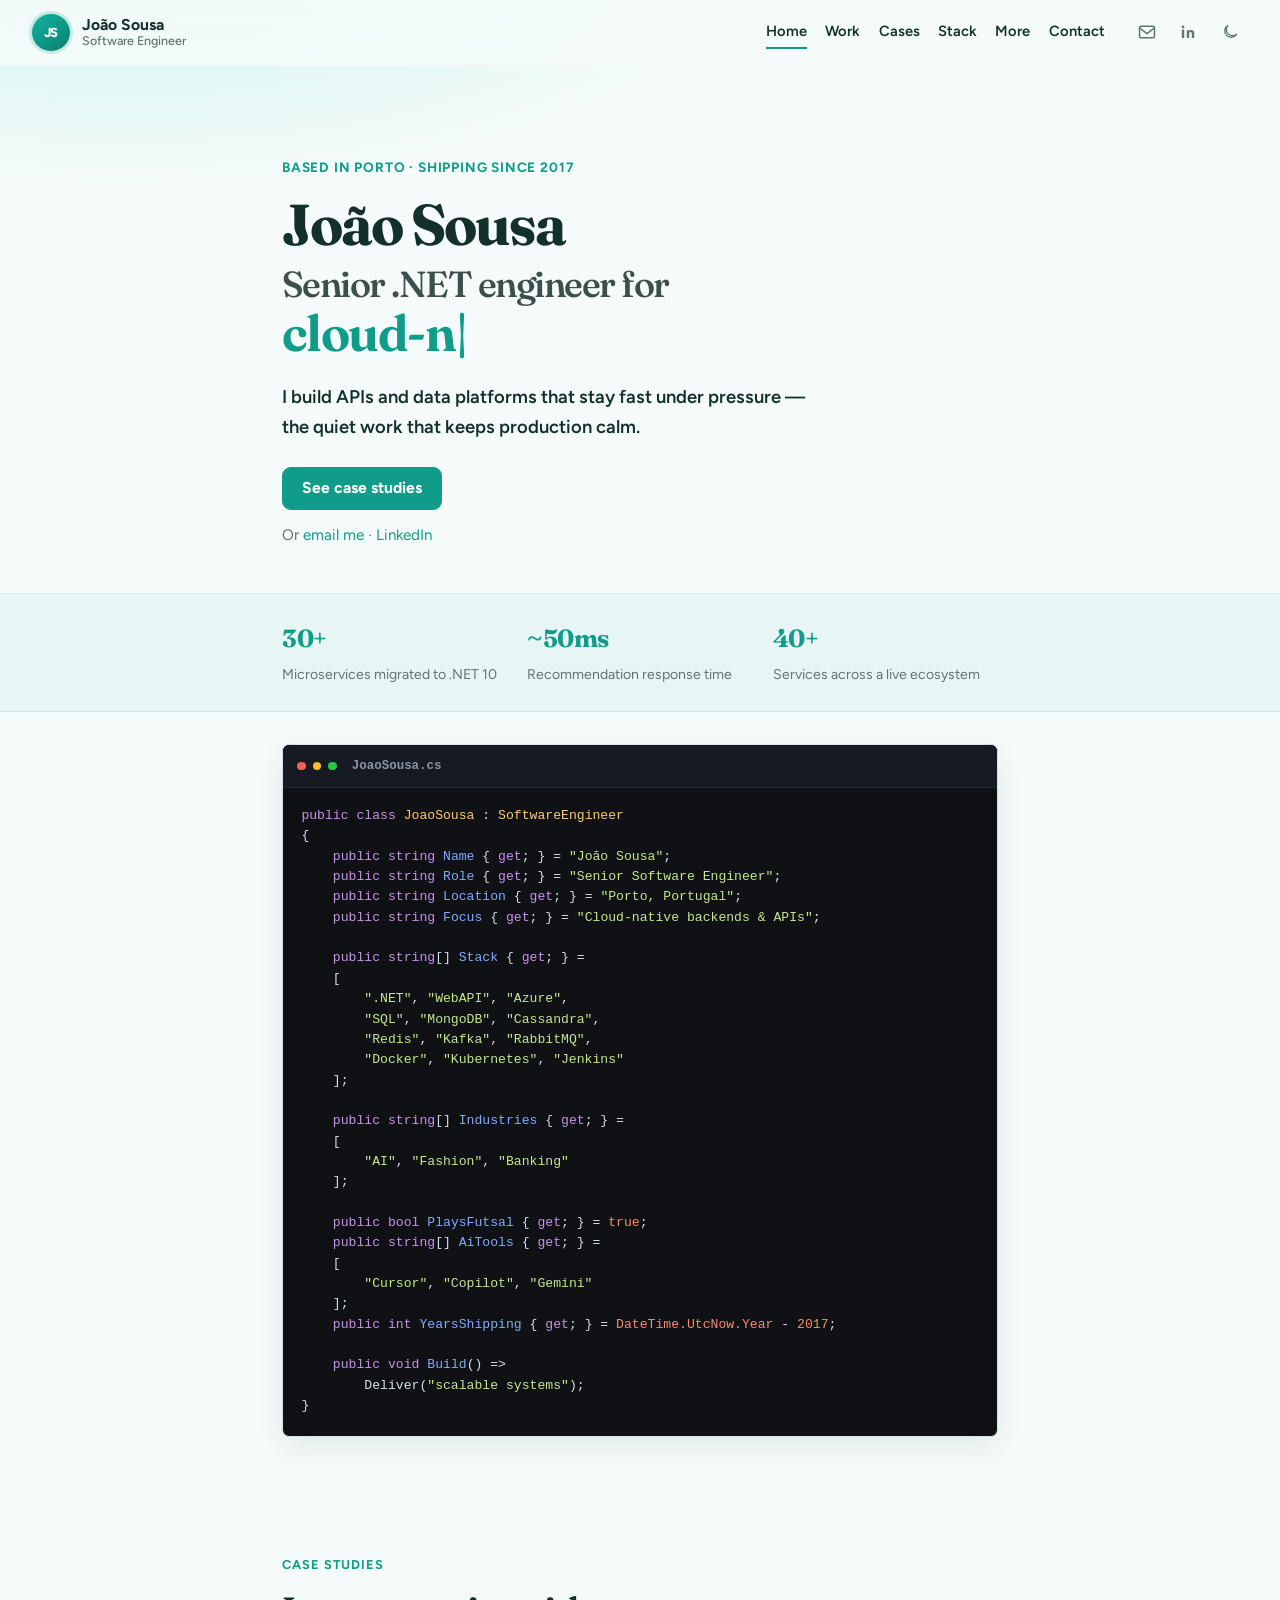
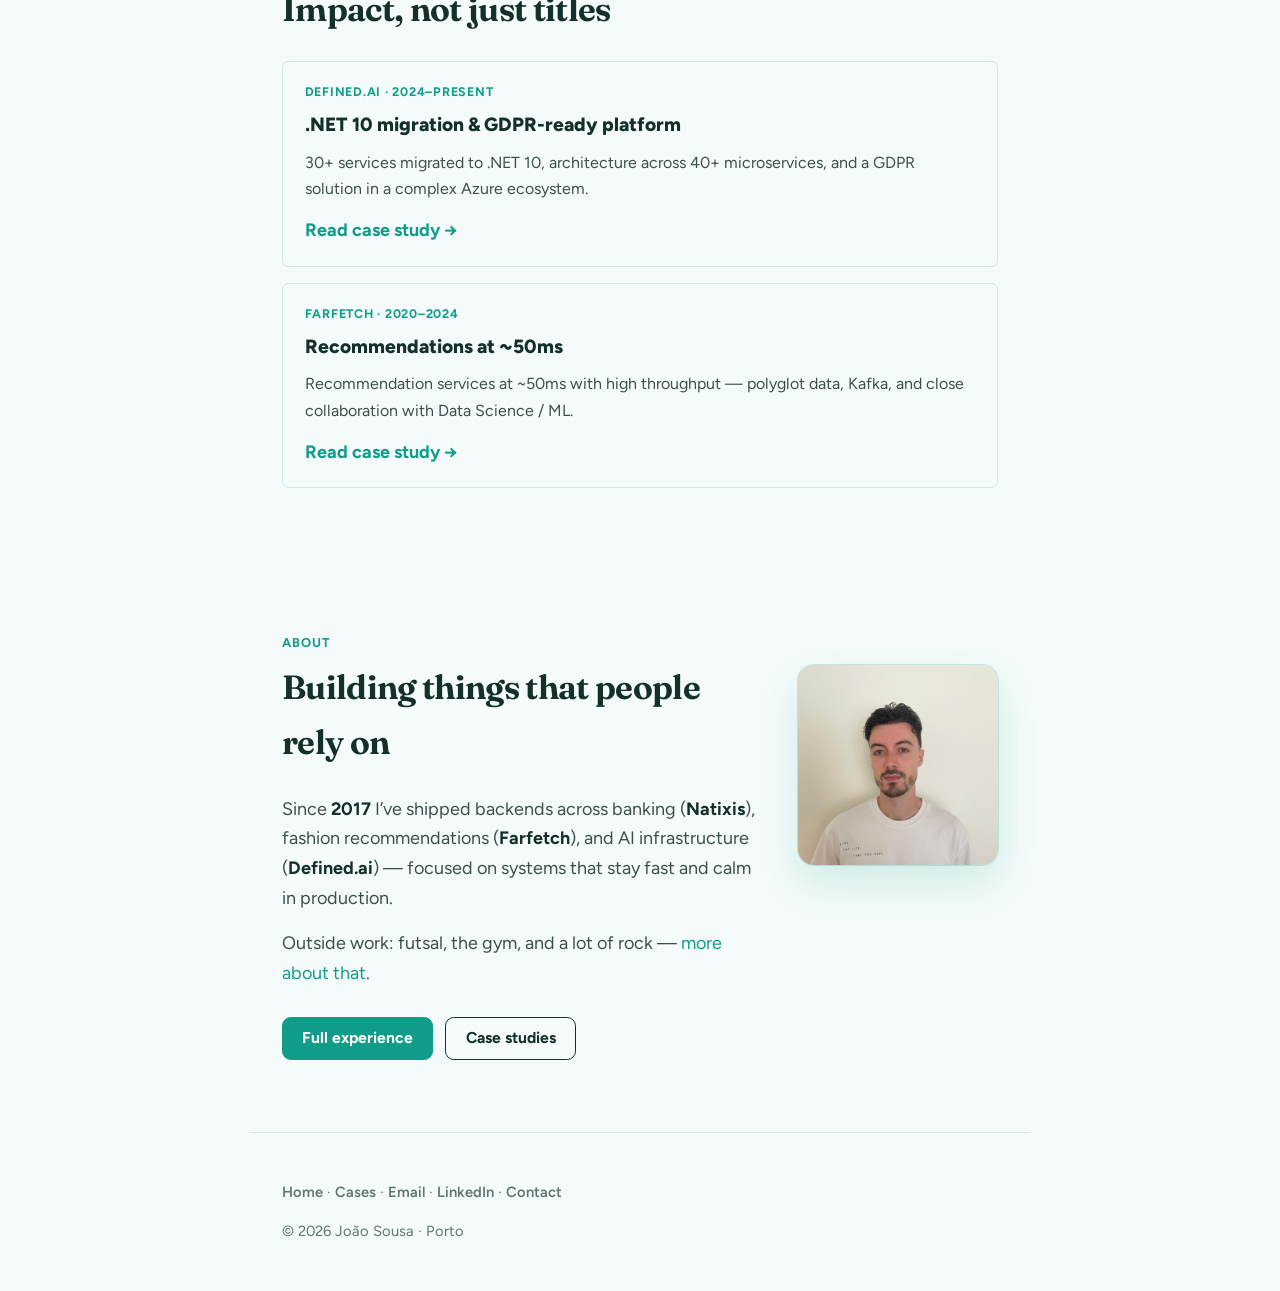
<file: index.html>
<!DOCTYPE html>
<html lang="en">
  <head>
    <meta charset="UTF-8" />
    <meta name="viewport" content="width=device-width, initial-scale=1.0" />
    <title>João Sousa — Senior Software Engineer</title>
    <meta
      name="description"
      content="Senior .NET engineer in Porto focused on cloud-native backends, APIs, and data platforms across AI, fashion, and banking."
    />
    <meta name="theme-color" content="#0f9d8a" />
    <meta
      name="analytics-endpoint"
      content="https://ca-joaosousa-analytics.icysky-6de7d3a3.northeurope.azurecontainerapps.io"
    />
    <link rel="icon" href="images/favicon.svg" type="image/svg+xml" />
    <link rel="apple-touch-icon" href="images/apple-touch-icon.png" />
    <meta property="og:type" content="website" />
    <meta property="og:title" content="João Sousa — Senior Software Engineer" />
    <meta
      property="og:description"
      content="Senior .NET engineer building backends, APIs, and cloud platforms. Experience across AI, fashion, and banking."
    />
    <meta
      property="og:image"
      content="https://joaosousadev.me/images/og-card.jpg"
    />
    <meta property="og:image:width" content="1200" />
    <meta property="og:image:height" content="630" />
    <meta property="og:url" content="https://joaosousadev.me/" />
    <meta property="og:locale" content="en_GB" />
    <meta name="twitter:card" content="summary_large_image" />
    <meta name="twitter:title" content="João Sousa — Senior Software Engineer" />
    <meta
      name="twitter:description"
      content="Senior .NET engineer building backends, APIs, and cloud platforms."
    />
    <meta
      name="twitter:image"
      content="https://joaosousadev.me/images/og-card.jpg"
    />
    <script>
      (() => {
        const stored = localStorage.getItem("theme");
        const prefersDark = window.matchMedia("(prefers-color-scheme: dark)").matches;
        const theme =
          stored === "light" || stored === "dark"
            ? stored
            : prefersDark
              ? "dark"
              : "light";
        document.documentElement.setAttribute("data-theme", theme);
      })();
    </script>
    <link rel="preconnect" href="https://fonts.googleapis.com" />
    <link rel="preconnect" href="https://fonts.gstatic.com" crossorigin />
    <link
      href="https://fonts.googleapis.com/css2?family=Figtree:wght@400;500;600;700;800&family=Fraunces:opsz,wght@9..144,500;9..144,650;9..144,700&display=swap"
      rel="stylesheet"
    />
    <link rel="stylesheet" href="styles.css?v=20260725a" />
  </head>
  <body>
    <header class="site-header">
      <a class="brand" href="#/" data-link>
        <span class="brand__mark" aria-hidden="true">JS</span>
        <span class="brand__text">
          <span class="brand__name">João Sousa</span>
          <span class="brand__role">Software Engineer</span>
        </span>
      </a>

      <div class="header__right">
        <nav class="nav" aria-label="Primary">
          <a href="#/" data-link data-nav="home">Home</a>
          <a href="#/work" data-link data-nav="work">Work</a>
          <a href="#/cases" data-link data-nav="cases">Cases</a>
          <a href="#/stack" data-link data-nav="stack">Stack</a>
          <a href="#/more" data-link data-nav="more">More</a>
          <a href="#/contact" data-link data-nav="contact">Contact</a>
        </nav>
        <div class="header__actions">
          <a
            class="icon-link"
            href="mailto:jpsousa1812@hotmail.com"
            aria-label="Send email"
            title="Email"
          >
            <svg viewBox="0 0 24 24" width="20" height="20" fill="none" stroke="currentColor" stroke-width="1.8" aria-hidden="true">
              <rect x="3" y="5" width="18" height="14" rx="2" />
              <path d="m3 7 9 7 9-7" stroke-linecap="round" stroke-linejoin="round" />
            </svg>
          </a>
          <a
            class="icon-link"
            href="https://www.linkedin.com/in/joao-sousa-software-engineer/"
            target="_blank"
            rel="noopener noreferrer"
            aria-label="LinkedIn profile"
            title="LinkedIn"
          >
            <svg viewBox="0 0 24 24" width="18" height="18" fill="currentColor" aria-hidden="true">
              <path d="M6.94 8.5H3.75V20h3.19V8.5zM5.34 7.1a1.85 1.85 0 1 0 0-3.7 1.85 1.85 0 0 0 0 3.7zM20.25 20h-3.18v-5.6c0-1.33-.48-2.24-1.68-2.24-.92 0-1.46.62-1.7 1.22-.09.21-.11.5-.11.8V20H10.4s.04-9.43 0-10.41h3.19v1.48c.42-.65 1.18-1.58 2.88-1.58 2.1 0 3.78 1.37 3.78 4.32V20z" />
            </svg>
          </a>
          <button
            type="button"
            class="theme-toggle"
            id="theme-toggle"
            aria-label="Toggle dark mode"
            title="Toggle theme"
          >
            <span class="theme-toggle__icon theme-toggle__icon--moon" aria-hidden="true">
              <svg viewBox="0 0 24 24" width="18" height="18" fill="none" stroke="currentColor" stroke-width="1.8">
                <path d="M21 14.5A8.5 8.5 0 1 1 9.5 3 7 7 0 0 0 21 14.5z" />
              </svg>
            </span>
            <span class="theme-toggle__icon theme-toggle__icon--sun" aria-hidden="true">
              <svg viewBox="0 0 24 24" width="18" height="18" fill="none" stroke="currentColor" stroke-width="1.8">
                <circle cx="12" cy="12" r="4" />
                <path d="M12 2v2M12 20v2M4.9 4.9l1.4 1.4M17.7 17.7l1.4 1.4M2 12h2M20 12h2M4.9 19.1l1.4-1.4M17.7 6.3l1.4-1.4" />
              </svg>
            </span>
          </button>
        </div>
      </div>
    </header>

    <main id="app">
      <section class="page is-active" data-page="home" id="page-home">
        <div class="hero">
          <p class="hero__place">Based in Porto · shipping since 2017</p>
          <h1 class="hero__title">
            <span class="hero__name">João Sousa</span>
            <span class="hero__lead">Senior .NET engineer for</span>
            <span class="hero__typed"
              ><span id="typed-role">cloud-native backends</span
              ><span class="hero__cursor" aria-hidden="true">|</span></span
            >
          </h1>
          <p class="hero__pitch">
            I build APIs and data platforms that stay fast under pressure —
            the quiet work that keeps production calm.
          </p>
          <div class="hero__actions">
            <a class="btn btn--primary" href="#/cases" data-link>See case studies</a>
          </div>
          <p class="hero__find">
            Or
            <a href="mailto:jpsousa1812@hotmail.com">email me</a>
            ·
            <a
              href="https://www.linkedin.com/in/joao-sousa-software-engineer/"
              target="_blank"
              rel="noopener noreferrer"
              >LinkedIn</a
            >
          </p>
        </div>

        <div class="proof">
          <div class="proof__inner">
            <div class="proof__item">
              <p class="proof__value">30+</p>
              <p class="proof__label">Microservices migrated to .NET 10</p>
            </div>
            <div class="proof__item">
              <p class="proof__value">~50ms</p>
              <p class="proof__label">Recommendation response time</p>
            </div>
            <div class="proof__item">
              <p class="proof__value">40+</p>
              <p class="proof__label">Services across a live ecosystem</p>
            </div>
          </div>
        </div>

        <div class="home-code">
          <div class="code-panel" aria-label="Profile represented as C# code">
            <div class="code-panel__bar">
              <span class="code-panel__dot" aria-hidden="true"></span>
              <span class="code-panel__dot" aria-hidden="true"></span>
              <span class="code-panel__dot" aria-hidden="true"></span>
              <span class="code-panel__file">JoaoSousa.cs</span>
            </div>
            <pre class="code-panel__pre"><code class="code"><span class="k">public class</span> <span class="t">JoaoSousa</span> : <span class="t">SoftwareEngineer</span>
{
    <span class="k">public string</span> <span class="p">Name</span> { <span class="k">get</span>; } = <span class="s">"João Sousa"</span>;
    <span class="k">public string</span> <span class="p">Role</span> { <span class="k">get</span>; } = <span class="s">"Senior Software Engineer"</span>;
    <span class="k">public string</span> <span class="p">Location</span> { <span class="k">get</span>; } = <span class="s">"Porto, Portugal"</span>;
    <span class="k">public string</span> <span class="p">Focus</span> { <span class="k">get</span>; } = <span class="s">"Cloud-native backends &amp; APIs"</span>;

    <span class="k">public string</span>[] <span class="p">Stack</span> { <span class="k">get</span>; } =
    [
        <span class="s">".NET"</span>, <span class="s">"WebAPI"</span>, <span class="s">"Azure"</span>,
        <span class="s">"SQL"</span>, <span class="s">"MongoDB"</span>, <span class="s">"Cassandra"</span>,
        <span class="s">"Redis"</span>, <span class="s">"Kafka"</span>, <span class="s">"RabbitMQ"</span>,
        <span class="s">"Docker"</span>, <span class="s">"Kubernetes"</span>, <span class="s">"Jenkins"</span>
    ];

    <span class="k">public string</span>[] <span class="p">Industries</span> { <span class="k">get</span>; } =
    [
        <span class="s">"AI"</span>, <span class="s">"Fashion"</span>, <span class="s">"Banking"</span>
    ];

    <span class="k">public bool</span> <span class="p">PlaysFutsal</span> { <span class="k">get</span>; } = <span class="n">true</span>;
    <span class="k">public string</span>[] <span class="p">AiTools</span> { <span class="k">get</span>; } =
    [
        <span class="s">"Cursor"</span>, <span class="s">"Copilot"</span>, <span class="s">"Gemini"</span>
    ];
    <span class="k">public int</span> <span class="p">YearsShipping</span> { <span class="k">get</span>; } = <span class="n">DateTime.UtcNow.Year</span> - <span class="n">2017</span>;

    <span class="k">public void</span> <span class="m">Build</span>() =>
        Deliver(<span class="s">"scalable systems"</span>);
}</code></pre>
          </div>
        </div>

        <div class="section home-cases">
          <p class="section__eyebrow">Case studies</p>
          <h2 class="section__title">Impact, not just titles</h2>
          <div class="card-list">
            <a class="card" href="#/cases/defined" data-link>
              <p class="card__eyebrow">Defined.ai · 2024–Present</p>
              <h3 class="card__title">.NET 10 migration & GDPR-ready platform</h3>
              <p class="card__text">
                30+ services migrated to .NET 10, architecture across 40+
                microservices, and a GDPR solution in a complex Azure ecosystem.
              </p>
              <p class="card__cta">Read case study →</p>
            </a>
            <a class="card" href="#/cases/farfetch" data-link>
              <p class="card__eyebrow">Farfetch · 2020–2024</p>
              <h3 class="card__title">Recommendations at ~50ms</h3>
              <p class="card__text">
                Recommendation services at ~50ms with high throughput — polyglot
                data, Kafka, and close collaboration with Data Science / ML.
              </p>
              <p class="card__cta">Read case study →</p>
            </a>
          </div>
        </div>

        <div class="section about">
          <p class="section__eyebrow">About</p>
          <div class="about-layout">
            <div class="about-copy">
              <h2 class="section__title">Building things that people rely on</h2>
              <div class="prose">
                <p>
                  Since <strong>2017</strong> I’ve shipped backends across banking
                  (<strong>Natixis</strong>), fashion recommendations
                  (<strong>Farfetch</strong>), and AI infrastructure
                  (<strong>Defined.ai</strong>) — focused on systems that stay
                  fast and calm in production.
                </p>
                <p>
                  Outside work: futsal, the gym, and a lot of rock —
                  <a href="#/more" data-link>more about that</a>.
                </p>
              </div>
              <div class="cta-row">
                <a class="btn btn--primary" href="#/work" data-link>Full experience</a>
                <a class="btn btn--ghost" href="#/cases" data-link>Case studies</a>
              </div>
            </div>
            <figure class="about-photo">
              <img
                src="images/joao-portrait.jpg?v=20260810"
                alt="João Sousa"
                width="1024"
                height="1024"
                loading="lazy"
                decoding="async"
              />
            </figure>
          </div>
        </div>
      </section>

      <section class="page" data-page="work" id="page-work" hidden>
        <div class="section">
          <p class="section__eyebrow">Experience</p>
          <h1 class="section__title section__title--page">Where the work happened</h1>
          <p class="prose intro">
            Impact-focused highlights. For deeper narratives, see the
            <a href="#/cases" data-link>case studies</a>.
          </p>

          <ol class="timeline">
            <li class="timeline__item is-visible">
              <div class="timeline__meta">
                <time datetime="2024-04">04.2024 — Present</time>
                <p class="timeline__role">Senior Software Engineer</p>
                <p class="timeline__org">Defined.ai</p>
              </div>
              <div class="timeline__body">
                <ul class="impact">
                  <li>
                    Migrated <strong>30+ microservices</strong> to
                    <strong>.NET 10</strong> from legacy versions in a live
                    platform.
                  </li>
                  <li>
                    Designed architecture across a complex ecosystem of
                    <strong>40+ microservices</strong>, including a
                    <strong>GDPR</strong> solution for sensitive data.
                  </li>
                  <li>
                    Led migration from <strong>Azure Classic to ARM</strong> and
                    hardened cloud-native delivery with Docker, Kubernetes, and
                    RabbitMQ.
                  </li>
                  <li>
                    Mentored junior engineers and partnered with stakeholders on
                    technical roadmaps.
                  </li>
                </ul>
                <p class="timeline__stack">
                  .NET · WebAPI · SQL Server · Docker · RabbitMQ · Azure ·
                  Kubernetes
                </p>
                <p class="timeline__link">
                  <a href="#/cases/defined" data-link>Case study →</a>
                </p>
              </div>
            </li>

            <li class="timeline__item is-visible">
              <div class="timeline__meta">
                <time datetime="2020-09">09.2020 — 03.2024</time>
                <p class="timeline__role">Software Engineer .NET</p>
                <p class="timeline__org">Farfetch</p>
              </div>
              <div class="timeline__body">
                <ul class="impact">
                  <li>
                    Delivered recommendation services with
                    <strong>~50ms response times</strong> under high throughput.
                  </li>
                  <li>
                    Partnered with <strong>Data Science & ML</strong> to align
                    architecture with model deployment needs.
                  </li>
                  <li>
                    Owned a polyglot persistence layer —
                    <strong>MongoDB, SQL, Cassandra, Redis</strong> — for
                    consistency and performance.
                  </li>
                  <li>
                    Orchestrated distributed services with
                    <strong>Kafka, Docker, and Kubernetes</strong>; integrated
                    Python into production workflows.
                  </li>
                </ul>
                <p class="timeline__stack">
                  .NET · Kafka · MongoDB · Cassandra · Redis · Kubernetes · Python
                </p>
                <p class="timeline__link">
                  <a href="#/cases/farfetch" data-link>Case study →</a>
                </p>
              </div>
            </li>

            <li class="timeline__item is-visible">
              <div class="timeline__meta">
                <time datetime="2017-09">09.2017 — 09.2020</time>
                <p class="timeline__role">.NET Developer → Junior → Trainee</p>
                <p class="timeline__org">Natixis</p>
              </div>
              <div class="timeline__body">
                <ul class="impact">
                  <li>
                    Grew from trainee to .NET engineer on
                    <strong>enterprise banking</strong> applications.
                  </li>
                  <li>
                    Delivered .NET services and optimized
                    <strong>T-SQL / SQL Server</strong> workflows for reporting
                    and back-office efficiency.
                  </li>
                  <li>
                    Delivered <strong>SSIS</strong> integrations and applied
                    design patterns / clean code for maintainability.
                  </li>
                </ul>
                <p class="timeline__stack">
                  .NET · SQL Server · SSIS · Entity Framework · T-SQL
                </p>
              </div>
            </li>
          </ol>
        </div>
      </section>

      <section class="page" data-page="cases" id="page-cases" hidden>
        <div class="section">
          <p class="section__eyebrow">Case studies</p>
          <h1 class="section__title section__title--page">Selected deep dives</h1>
          <p class="prose intro">
            Two stories that show how I approach platform and data-heavy backend
            work end to end.
          </p>

          <div class="card-list">
            <a class="card" href="#/cases/defined" data-link>
              <p class="card__eyebrow">Defined.ai · 2024–Present</p>
              <h2 class="card__title">.NET 10 migration & GDPR-ready platform</h2>
              <p class="card__text">
                30+ services migrated to .NET 10, architecture across 40+
                microservices, and a GDPR solution in a complex Azure ecosystem.
              </p>
              <p class="card__cta">Read case study →</p>
            </a>
            <a class="card" href="#/cases/farfetch" data-link>
              <p class="card__eyebrow">Farfetch · 2020–2024</p>
              <h2 class="card__title">Recommendations at ~50ms</h2>
              <p class="card__text">
                Recommendation services at ~50ms with high throughput — polyglot
                data, Kafka, and close collaboration with Data Science / ML.
              </p>
              <p class="card__cta">Read case study →</p>
            </a>
          </div>
        </div>
      </section>

      <section class="page" data-page="case-defined" id="page-case-defined" hidden>
        <div class="section">
          <p class="section__eyebrow">
            <a href="#/cases" data-link>Cases</a> · Defined.ai
          </p>
          <h1 class="section__title section__title--page">
            .NET 10 migration & GDPR-ready platform
          </h1>
          <p class="case__meta">Senior Software Engineer · 04.2024 — Present</p>

          <div class="metrics">
            <div class="metrics__item">
              <p class="metrics__value">30+</p>
              <p class="metrics__label">Microservices migrated to .NET 10</p>
            </div>
            <div class="metrics__item">
              <p class="metrics__value">40+</p>
              <p class="metrics__label">Services in the ecosystem</p>
            </div>
            <div class="metrics__item">
              <p class="metrics__value">GDPR</p>
              <p class="metrics__label">Privacy solution designed</p>
            </div>
          </div>

          <div class="case-block">
            <h2>Problem</h2>
            <p>
              A large microservices estate needed to move off legacy .NET
              versions, stay operable at scale, and meet stronger privacy
              expectations for sensitive user data — without freezing delivery.
            </p>
          </div>
          <div class="case-block">
            <h2>Approach</h2>
            <ul class="impact">
              <li>
                Migrated <strong>30+ microservices</strong> from legacy .NET
                versions to <strong>.NET 10</strong>.
              </li>
              <li>
                Designed architecture across a complex ecosystem of
                <strong>40+ microservices</strong>, including service boundaries
                and cloud-native deployment on Azure.
              </li>
              <li>
                Designed a <strong>GDPR</strong> solution covering data handling
                and compliance needs across the platform.
              </li>
              <li>
                Supported infrastructure evolution
                (<strong>Azure Classic → ARM</strong>) with Docker, Kubernetes,
                and resilient messaging via RabbitMQ.
              </li>
              <li>
                Mentored junior engineers and aligned technical work with
                business priorities.
              </li>
            </ul>
          </div>
          <div class="case-block">
            <h2>Outcome</h2>
            <p>
              A modernized service fleet on .NET 10, clearer architecture across
              40+ services, and a GDPR-ready approach to sensitive data — built
              to scale with the product rather than fight it.
            </p>
          </div>
          <p class="timeline__stack">
            .NET 10 · WebAPI · SQL Server · Docker · RabbitMQ · Azure ·
            Kubernetes · EF · Dapper
          </p>
          <div class="cta-row">
            <a class="btn btn--ghost" href="#/cases" data-link>All cases</a>
            <a class="btn btn--primary" href="#/contact" data-link>Contact</a>
          </div>
        </div>
      </section>

      <section class="page" data-page="case-farfetch" id="page-case-farfetch" hidden>
        <div class="section">
          <p class="section__eyebrow">
            <a href="#/cases" data-link>Cases</a> · Farfetch
          </p>
          <h1 class="section__title section__title--page">
            Recommendations at ~50ms
          </h1>
          <p class="case__meta">Software Engineer .NET · 09.2020 — 03.2024</p>

          <div class="metrics">
            <div class="metrics__item">
              <p class="metrics__value">~50ms</p>
              <p class="metrics__label">Recommendation response time</p>
            </div>
            <div class="metrics__item">
              <p class="metrics__value">High</p>
              <p class="metrics__label">Throughput in production</p>
            </div>
            <div class="metrics__item">
              <p class="metrics__value">ML</p>
              <p class="metrics__label">Close DS / ML collaboration</p>
            </div>
          </div>

          <div class="case-block">
            <h2>Problem</h2>
            <p>
              Recommendation systems had to stay fast and reliable under heavy
              traffic, while integrating evolving ML models and a heterogeneous
              data landscape.
            </p>
          </div>
          <div class="case-block">
            <h2>Approach</h2>
            <ul class="impact">
              <li>
                Built and maintained mission-critical
                <strong>.NET</strong> recommendation services targeting
                <strong>~50ms</strong> response times at high throughput.
              </li>
              <li>
                Collaborated tightly with
                <strong>Data Science and Machine Learning</strong> on
                architecture and model integration.
              </li>
              <li>
                Managed polyglot persistence —
                <strong>MongoDB, SQL, Cassandra, Redis</strong> — for the right
                store per access pattern.
              </li>
              <li>
                Used <strong>Kafka</strong>, Docker, and Kubernetes for
                distributed, cloud-native delivery; brought
                <strong>Python</strong> into production data workflows where it
                fit.
              </li>
            </ul>
          </div>
          <div class="case-block">
            <h2>Outcome</h2>
            <p>
              A production recommendation path delivering around
              <strong>50ms</strong> responses under high throughput — stable
              enough to absorb ML-driven change without sacrificing the shopping
              experience.
            </p>
          </div>
          <p class="timeline__stack">
            .NET · WebAPI · Kafka · MongoDB · Cassandra · Redis · Kubernetes ·
            Python · Jenkins
          </p>
          <div class="cta-row">
            <a class="btn btn--ghost" href="#/cases" data-link>All cases</a>
            <a class="btn btn--primary" href="#/contact" data-link>Contact</a>
          </div>
        </div>
      </section>

      <section class="page" data-page="projects" id="page-projects" hidden>
        <div class="section">
          <p class="section__eyebrow">Projects</p>
          <h1 class="section__title section__title--page">Selected work & experiments</h1>
          <p class="prose intro">
            A short list of things I’m happy to discuss. Public repo links can be
            added as soon as you share them.
          </p>

          <div class="card-list">
            <article class="card card--static">
              <p class="card__eyebrow">Platform</p>
              <h2 class="card__title">Azure ARM migration patterns</h2>
              <p class="card__text">
                Lessons from moving a microservices estate from Classic to ARM —
                resource structure, containers, and safer rollouts.
              </p>
            </article>
            <article class="card card--static">
              <p class="card__eyebrow">Data</p>
              <h2 class="card__title">Polyglot persistence for recommendations</h2>
              <p class="card__text">
                How SQL, MongoDB, Cassandra, and Redis co-existed in a
                high-throughput recommendation path.
              </p>
            </article>
            <article class="card card--static">
              <p class="card__eyebrow">Privacy</p>
              <h2 class="card__title">GDPR-ready data handling</h2>
              <p class="card__text">
                Designing platform controls for consent, retention, and sensitive
                data flows in a microservices world.
              </p>
            </article>
          </div>
        </div>
      </section>

      <section class="page" data-page="stack" id="page-stack" hidden>
        <div class="section">
          <p class="section__eyebrow">Stack</p>
          <h1 class="section__title section__title--page">Tools from the CV</h1>
          <p class="prose intro">
            Full technology set from my experience since 2017 — backends, data,
            and cloud first.
          </p>

          <div class="stack-group">
            <h2 class="stack-group__title">.NET &amp; backend</h2>
            <ul class="stack-list">
              <li>.NET</li>
              <li>.NET Core</li>
              <li>C#</li>
              <li>ASP.NET</li>
              <li>WebAPI</li>
              <li>LINQ</li>
              <li>Entity Framework</li>
              <li>Dapper</li>
              <li>Design Patterns</li>
              <li>Architecture</li>
              <li>MultiThreading</li>
              <li>Clean Code</li>
            </ul>
          </div>

          <div class="stack-group">
            <h2 class="stack-group__title">Data &amp; persistence</h2>
            <ul class="stack-list">
              <li>SQL</li>
              <li>SQL Server</li>
              <li>T-SQL</li>
              <li>MongoDB</li>
              <li>Cassandra</li>
              <li>Redis</li>
              <li>SSIS</li>
              <li>JSON</li>
              <li>Apache Spark</li>
            </ul>
          </div>

          <div class="stack-group">
            <h2 class="stack-group__title">Cloud, messaging &amp; DevOps</h2>
            <ul class="stack-list">
              <li>Azure</li>
              <li>Docker</li>
              <li>Kubernetes</li>
              <li>Microservices</li>
              <li>Kafka</li>
              <li>RabbitMQ</li>
              <li>GIT</li>
              <li>Jenkins</li>
              <li>Continuous Integration</li>
              <li>DevOps</li>
            </ul>
          </div>

          <div class="stack-group">
            <h2 class="stack-group__title">Languages &amp; adjacent</h2>
            <ul class="stack-list">
              <li>Python</li>
              <li>Machine Learning</li>
              <li>Web Services</li>
            </ul>
          </div>

          <div class="stack-group">
            <h2 class="stack-group__title">Ways of working</h2>
            <ul class="stack-list">
              <li>Scrum</li>
              <li>Software Life Cycle Management</li>
              <li>Versioning Management</li>
              <li>Incident &amp; Request Management</li>
              <li>Testing Activities</li>
              <li>Time Management</li>
            </ul>
          </div>

          <p class="stack__note">
            Education: Degree in Computer Engineering — ISEP, Porto.
            Trainings from the CV also covered Frameworks and related .NET
            topics listed above.
          </p>
        </div>
      </section>

      <section class="page" data-page="more" id="page-more" hidden>
        <div class="section">
          <p class="section__eyebrow">More about me</p>
          <h1 class="section__title section__title--page">Beyond work</h1>
          <p class="prose intro more-intro">
            From Porto — still chasing the ball, lifting, and blasting
            <a
              href="https://open.spotify.com/track/5dtZJhfRvdIi0Wa59HrkjG"
              target="_blank"
              rel="noopener noreferrer"
              >Wet Sand</a
            >.
          </p>

          <div class="more-spotlight">
            <p class="more-spotlight__value">20+</p>
            <div class="more-spotlight__body">
              <h2>Futsal</h2>
              <p>Years on the court. Still playing.</p>
            </div>
          </div>

          <dl class="more-facts">
            <div class="more-facts__row">
              <dt>Gym</dt>
              <dd>Most weeks. No drama — just show up.</dd>
            </div>
            <div class="more-facts__row more-facts__row--feature">
              <dt>Rock</dt>
              <dd>
                <a
                  class="more-rock"
                  href="https://open.spotify.com/track/5dtZJhfRvdIi0Wa59HrkjG"
                  target="_blank"
                  rel="noopener noreferrer"
                >
                  <img
                    class="more-rock__art"
                    src="images/rhcp-californication.jpg"
                    alt="Red Hot Chili Peppers"
                    width="64"
                    height="64"
                    loading="lazy"
                    decoding="async"
                  />
                  <span class="more-rock__text">
                    Favorite band
                    <span class="more-band">Red Hot Chili Peppers</span>
                  </span>
                </a>
              </dd>
            </div>
          </dl>
        </div>
      </section>

      <section class="page" data-page="admin" id="page-admin" hidden>
        <div class="section">
          <p class="section__eyebrow">Private</p>
          <h1 class="section__title section__title--page">Analytics</h1>
          <p class="prose intro">
            Protected by API key. Not linked in the main nav —
            open <code>#/admin</code> directly.
          </p>

          <form class="admin-form" id="admin-form">
            <label class="admin-form__label" for="admin-api-key">API key</label>
            <div class="admin-form__row">
              <input
                id="admin-api-key"
                class="admin-form__input"
                type="password"
                autocomplete="off"
                spellcheck="false"
                placeholder="ANALYTICS_API_KEY"
              />
              <button class="btn btn--primary" type="submit">Load stats</button>
              <button class="btn btn--ghost" type="button" id="admin-clear" hidden>
                Clear key
              </button>
            </div>
            <p class="admin-form__hint" id="admin-endpoint-hint"></p>
            <p class="admin-form__hint" id="admin-refresh-hint" hidden></p>
            <p class="admin-form__error" id="admin-error" hidden></p>
          </form>

          <div class="admin-stats" id="admin-stats" hidden>
            <div class="admin-kpis">
              <div class="admin-kpi">
                <p class="admin-kpi__value" id="kpi-total">—</p>
                <p class="admin-kpi__label">Total views</p>
              </div>
              <div class="admin-kpi">
                <p class="admin-kpi__value" id="kpi-1h">—</p>
                <p class="admin-kpi__label">Last hour</p>
              </div>
              <div class="admin-kpi">
                <p class="admin-kpi__value" id="kpi-unique-1h">—</p>
                <p class="admin-kpi__label">Unique (1h)</p>
              </div>
              <div class="admin-kpi">
                <p class="admin-kpi__value" id="kpi-24h">—</p>
                <p class="admin-kpi__label">Last 24 hours</p>
              </div>
              <div class="admin-kpi">
                <p class="admin-kpi__value" id="kpi-7">—</p>
                <p class="admin-kpi__label">Last 7 days</p>
              </div>
              <div class="admin-kpi">
                <p class="admin-kpi__value" id="kpi-30">—</p>
                <p class="admin-kpi__label">Last 30 days</p>
              </div>
              <div class="admin-kpi">
                <p class="admin-kpi__value" id="kpi-unique">—</p>
                <p class="admin-kpi__label">Unique (30d)</p>
              </div>
              <div class="admin-kpi">
                <p class="admin-kpi__value" id="kpi-unique-all">—</p>
                <p class="admin-kpi__label">Unique (all time)</p>
              </div>
              <div class="admin-kpi">
                <p class="admin-kpi__value" id="kpi-own">—</p>
                <p class="admin-kpi__label">Your views</p>
              </div>
            </div>

            <div class="admin-grid">
              <div>
                <h2 class="admin-block__title">Views by day (PT)</h2>
                <div class="admin-table-wrap">
                  <table class="admin-table" id="admin-by-day">
                    <thead>
                      <tr>
                        <th>Day</th>
                        <th>Views</th>
                        <th>Unique IPs</th>
                      </tr>
                    </thead>
                    <tbody></tbody>
                  </table>
                </div>
              </div>
              <div>
                <h2 class="admin-block__title">Views by path</h2>
                <div class="admin-table-wrap">
                  <table class="admin-table" id="admin-by-path">
                    <thead>
                      <tr>
                        <th>Path</th>
                        <th>Views</th>
                      </tr>
                    </thead>
                    <tbody></tbody>
                  </table>
                </div>
              </div>
              <div>
                <h2 class="admin-block__title">By country</h2>
                <div class="admin-table-wrap">
                  <table class="admin-table" id="admin-by-country">
                    <thead>
                      <tr>
                        <th>Country</th>
                        <th>Views</th>
                      </tr>
                    </thead>
                    <tbody></tbody>
                  </table>
                </div>
              </div>
              <div>
                <h2 class="admin-block__title">By city</h2>
                <div class="admin-table-wrap">
                  <table class="admin-table" id="admin-by-city">
                    <thead>
                      <tr>
                        <th>City</th>
                        <th>CC</th>
                        <th>Views</th>
                      </tr>
                    </thead>
                    <tbody></tbody>
                  </table>
                </div>
              </div>
              <div>
                <h2 class="admin-block__title">By ISP</h2>
                <div class="admin-table-wrap">
                  <table class="admin-table" id="admin-by-isp">
                    <thead>
                      <tr>
                        <th>ISP</th>
                        <th>Views</th>
                      </tr>
                    </thead>
                    <tbody></tbody>
                  </table>
                </div>
              </div>
              <div>
                <h2 class="admin-block__title">By browser</h2>
                <div class="admin-table-wrap">
                  <table class="admin-table" id="admin-by-browser">
                    <thead>
                      <tr>
                        <th>Browser</th>
                        <th>Views</th>
                      </tr>
                    </thead>
                    <tbody></tbody>
                  </table>
                </div>
              </div>
              <div>
                <h2 class="admin-block__title">By OS</h2>
                <div class="admin-table-wrap">
                  <table class="admin-table" id="admin-by-os">
                    <thead>
                      <tr>
                        <th>OS</th>
                        <th>Views</th>
                      </tr>
                    </thead>
                    <tbody></tbody>
                  </table>
                </div>
              </div>
              <div>
                <h2 class="admin-block__title">By language</h2>
                <div class="admin-table-wrap">
                  <table class="admin-table" id="admin-by-language">
                    <thead>
                      <tr>
                        <th>Language</th>
                        <th>Views</th>
                      </tr>
                    </thead>
                    <tbody></tbody>
                  </table>
                </div>
              </div>
              <div>
                <h2 class="admin-block__title">By UTM source</h2>
                <div class="admin-table-wrap">
                  <table class="admin-table" id="admin-by-utm">
                    <thead>
                      <tr>
                        <th>Source</th>
                        <th>Views</th>
                      </tr>
                    </thead>
                    <tbody></tbody>
                  </table>
                </div>
              </div>
            </div>

            <h2 class="admin-block__title">Your traffic (excluded from stats above)</h2>
            <p class="admin-form__hint">
              Work laptop and personal mobile IPs are kept here so main tables stay clean.
            </p>
            <div class="admin-table-wrap admin-table-wrap--pane">
              <table class="admin-table admin-table--fit" id="admin-own-ip">
                <thead>
                  <tr>
                    <th>Device</th>
                    <th>IP</th>
                    <th>Views</th>
                    <th>CC</th>
                    <th>City</th>
                    <th>ISP</th>
                    <th>UTM</th>
                    <th>Last seen (PT)</th>
                  </tr>
                </thead>
                <tbody></tbody>
              </table>
            </div>

            <h2 class="admin-block__title">Views by day × IP (30d)</h2>
            <p class="admin-form__hint">
              Quantos IPs distintos viram a página em cada dia (≈ pessoas/dispositivos/redes).
            </p>
            <div class="admin-table-wrap admin-table-wrap--pane">
              <table class="admin-table admin-table--fit" id="admin-by-day-ip">
                <thead>
                  <tr>
                    <th>Day</th>
                    <th>IP</th>
                    <th>Views</th>
                    <th>CC</th>
                    <th>City</th>
                  </tr>
                </thead>
                <tbody></tbody>
              </table>
            </div>

            <h2 class="admin-block__title">By IP (30d)</h2>
            <p class="admin-form__hint">
              Mesmo IP ≈ mesma rede (NAT/VPN podem agrupar ou separar pessoas).
            </p>
            <div class="admin-table-wrap admin-table-wrap--pane">
              <table class="admin-table admin-table--fit" id="admin-by-ip">
                <thead>
                  <tr>
                    <th>IP</th>
                    <th>Views</th>
                    <th>Days</th>
                    <th>CC</th>
                    <th>Region</th>
                    <th>City</th>
                    <th>ISP</th>
                    <th>Last seen (PT)</th>
                  </tr>
                </thead>
                <tbody></tbody>
              </table>
            </div>

            <h2 class="admin-block__title">Recent events</h2>
            <p class="admin-form__hint" id="admin-tz-note">
              When (PT) = Europe/Lisbon. Na base (Supabase/SQL) os valores estão em UTC.
            </p>
            <form class="admin-range" id="admin-range-form">
              <label class="admin-range__field">
                <span>From (PT)</span>
                <input type="datetime-local" id="admin-from" class="admin-form__input" />
              </label>
              <label class="admin-range__field">
                <span>To (PT)</span>
                <input type="datetime-local" id="admin-to" class="admin-form__input" />
              </label>
              <div class="admin-range__actions">
                <button class="btn btn--primary" type="submit">Apply range</button>
                <button class="btn btn--ghost" type="button" id="admin-export-csv">Export CSV</button>
                <button class="btn btn--ghost" type="button" data-range="1">24h</button>
                <button class="btn btn--ghost" type="button" data-range="7">7d</button>
                <button class="btn btn--ghost" type="button" data-range="30">30d</button>
              </div>
            </form>
            <p class="admin-form__hint" id="admin-range-hint"></p>
            <div class="admin-table-wrap admin-table-wrap--pane">
              <table class="admin-table admin-table--fit" id="admin-recent">
                <thead>
                  <tr>
                    <th>When (PT)</th>
                    <th>IP</th>
                    <th>Path</th>
                    <th>CC</th>
                    <th>Region</th>
                    <th>City</th>
                    <th>UTM</th>
                    <th>Referrer</th>
                    <th>ISP</th>
                    <th>Device</th>
                  </tr>
                </thead>
                <tbody></tbody>
              </table>
            </div>

          </div>
        </div>
      </section>

      <section class="page" data-page="contact" id="page-contact" hidden>
        <div class="section">
          <p class="section__eyebrow">Contact</p>
          <h1 class="section__title section__title--page">Let’s build something solid</h1>
          <p class="prose">
            Open to conversations about platform engineering, backend systems, and
            cloud-native delivery — especially .NET on Azure and data-heavy
            services.
          </p>
          <div class="hero__actions">
            <a class="btn btn--primary" href="mailto:jpsousa1812@hotmail.com"
              >Email me</a
            >
            <a
              class="btn btn--ghost"
              href="https://www.linkedin.com/in/joao-sousa-software-engineer/"
              target="_blank"
              rel="noopener noreferrer"
              >LinkedIn</a
            >
          </div>
        </div>
      </section>
    </main>

    <footer class="site-footer">
      <p>
        <a href="#/" data-link>Home</a> ·
        <a href="#/cases" data-link>Cases</a> ·
        <a href="mailto:jpsousa1812@hotmail.com">Email</a> ·
        <a
          href="https://www.linkedin.com/in/joao-sousa-software-engineer/"
          target="_blank"
          rel="noopener noreferrer"
          >LinkedIn</a
        >
        ·
        <a href="#/contact" data-link>Contact</a>
      </p>
      <p class="site-footer__copy">© <span id="year"></span> João Sousa · Porto</p>
    </footer>

    <button
      type="button"
      class="back-to-top"
      id="back-to-top"
      aria-label="Back to top"
      title="Back to top"
      hidden
    >
      <svg viewBox="0 0 24 24" width="20" height="20" fill="none" stroke="currentColor" stroke-width="2.2" aria-hidden="true">
        <path d="M12 19V5M5 12l7-7 7 7" stroke-linecap="round" stroke-linejoin="round" />
      </svg>
    </button>

    <script src="script.js?v=20260725a"></script>
  </body>
</html>
</file>
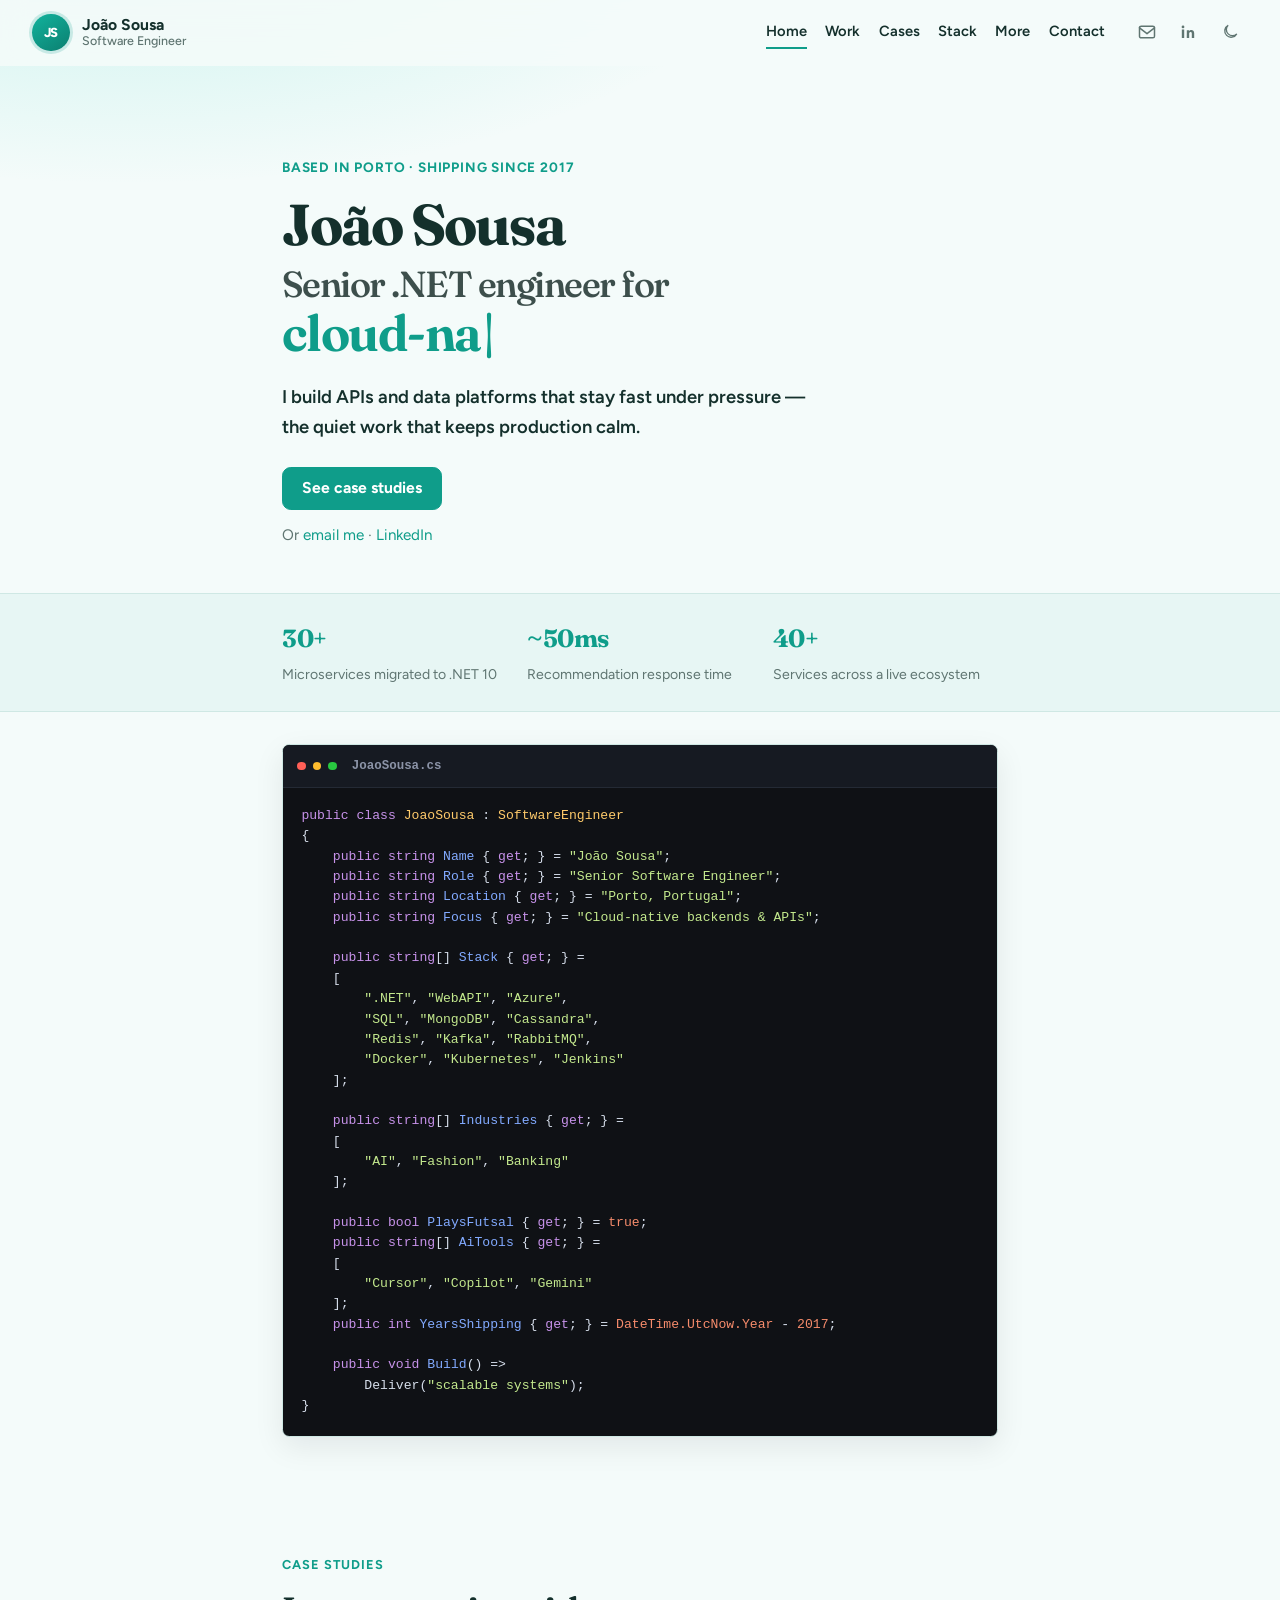
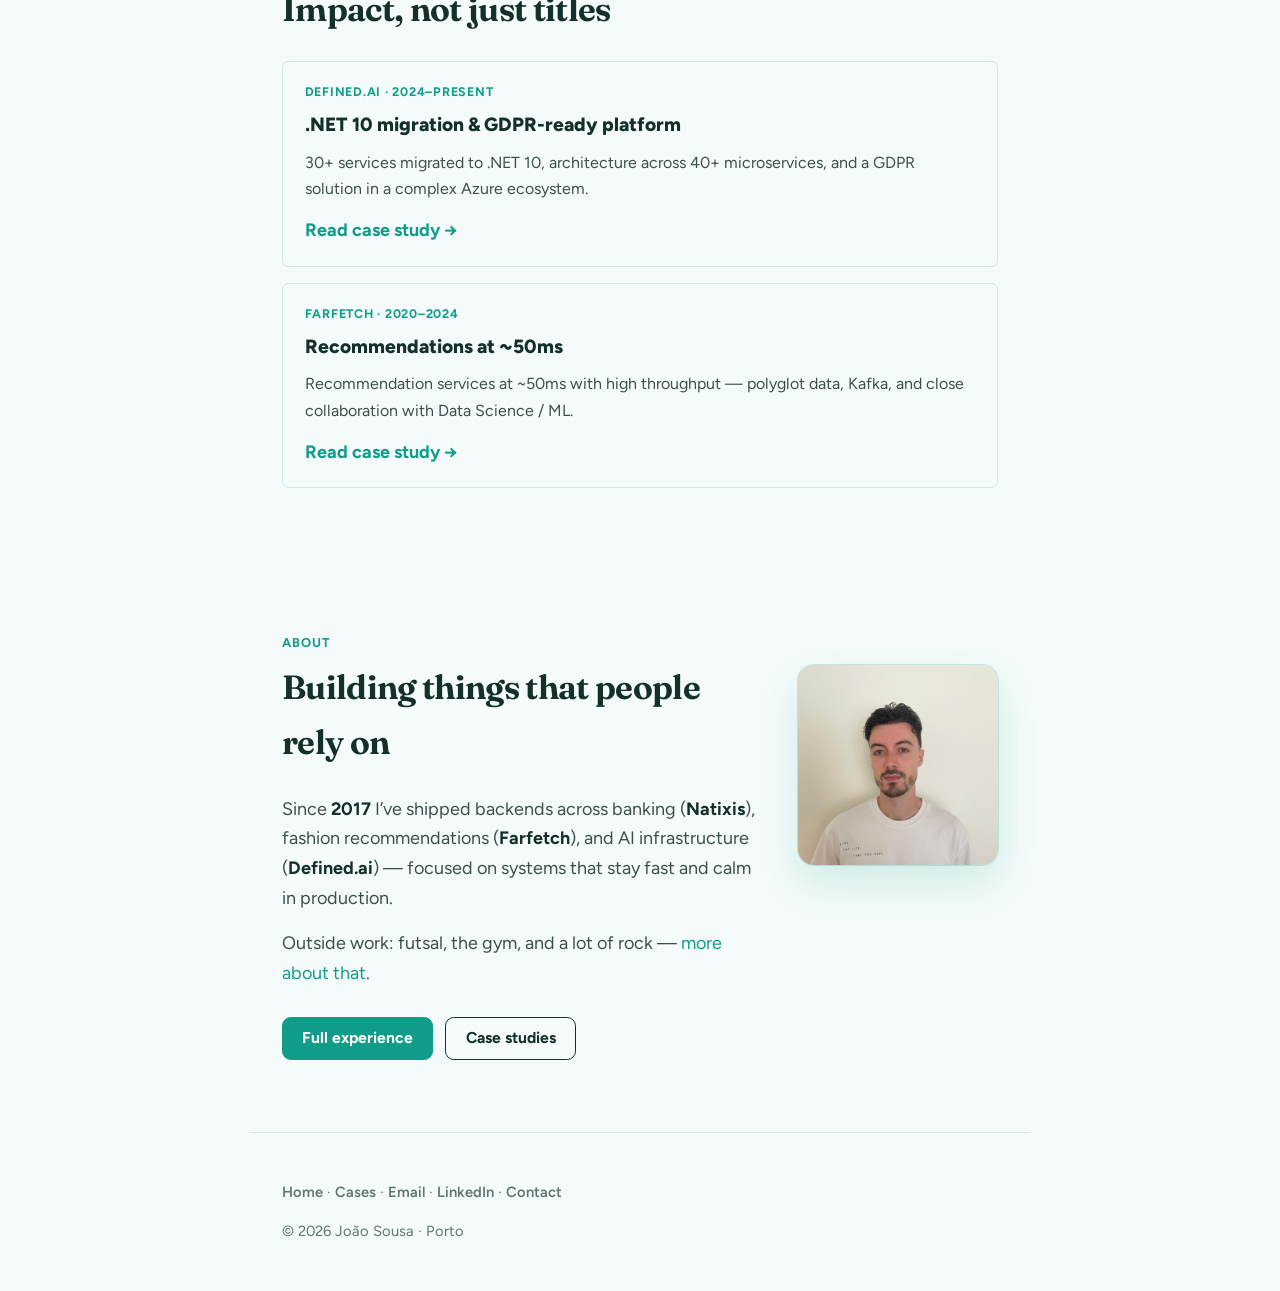
<file: fb/index.html>
<!DOCTYPE html>
<html lang="en">
  <head>
    <meta charset="UTF-8" />
    <meta name="viewport" content="width=device-width, initial-scale=1.0" />
    <title>João Sousa</title>
    <meta name="robots" content="noindex" />
    <script>
      location.replace(
        "/?utm_source=facebook&utm_medium=social&utm_campaign=personal-site"
      );
    </script>
    <meta
      http-equiv="refresh"
      content="0;url=/?utm_source=facebook&utm_medium=social&utm_campaign=personal-site"
    />
  </head>
  <body>
    <p>
      <a href="/?utm_source=facebook&utm_medium=social&utm_campaign=personal-site"
        >Continue to joaosousadev.me</a
      >
    </p>
  </body>
</html>
</file>
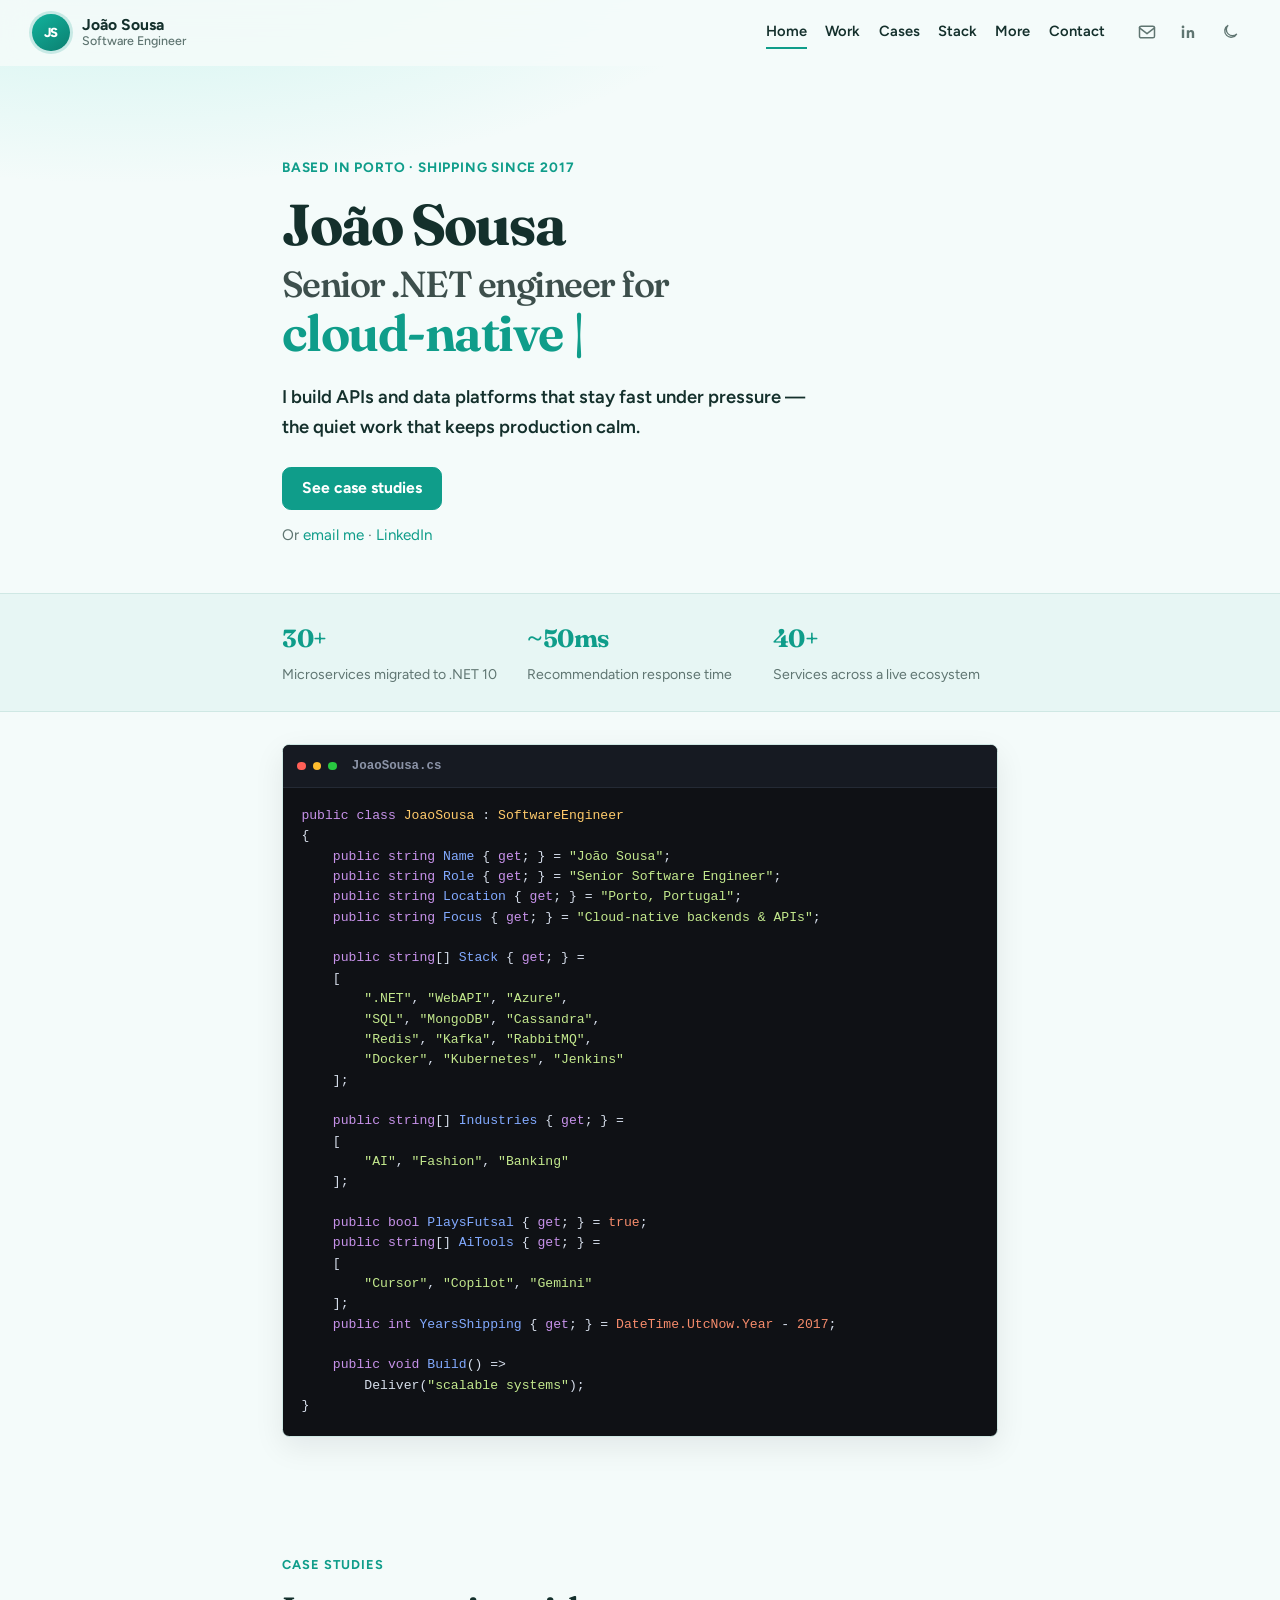
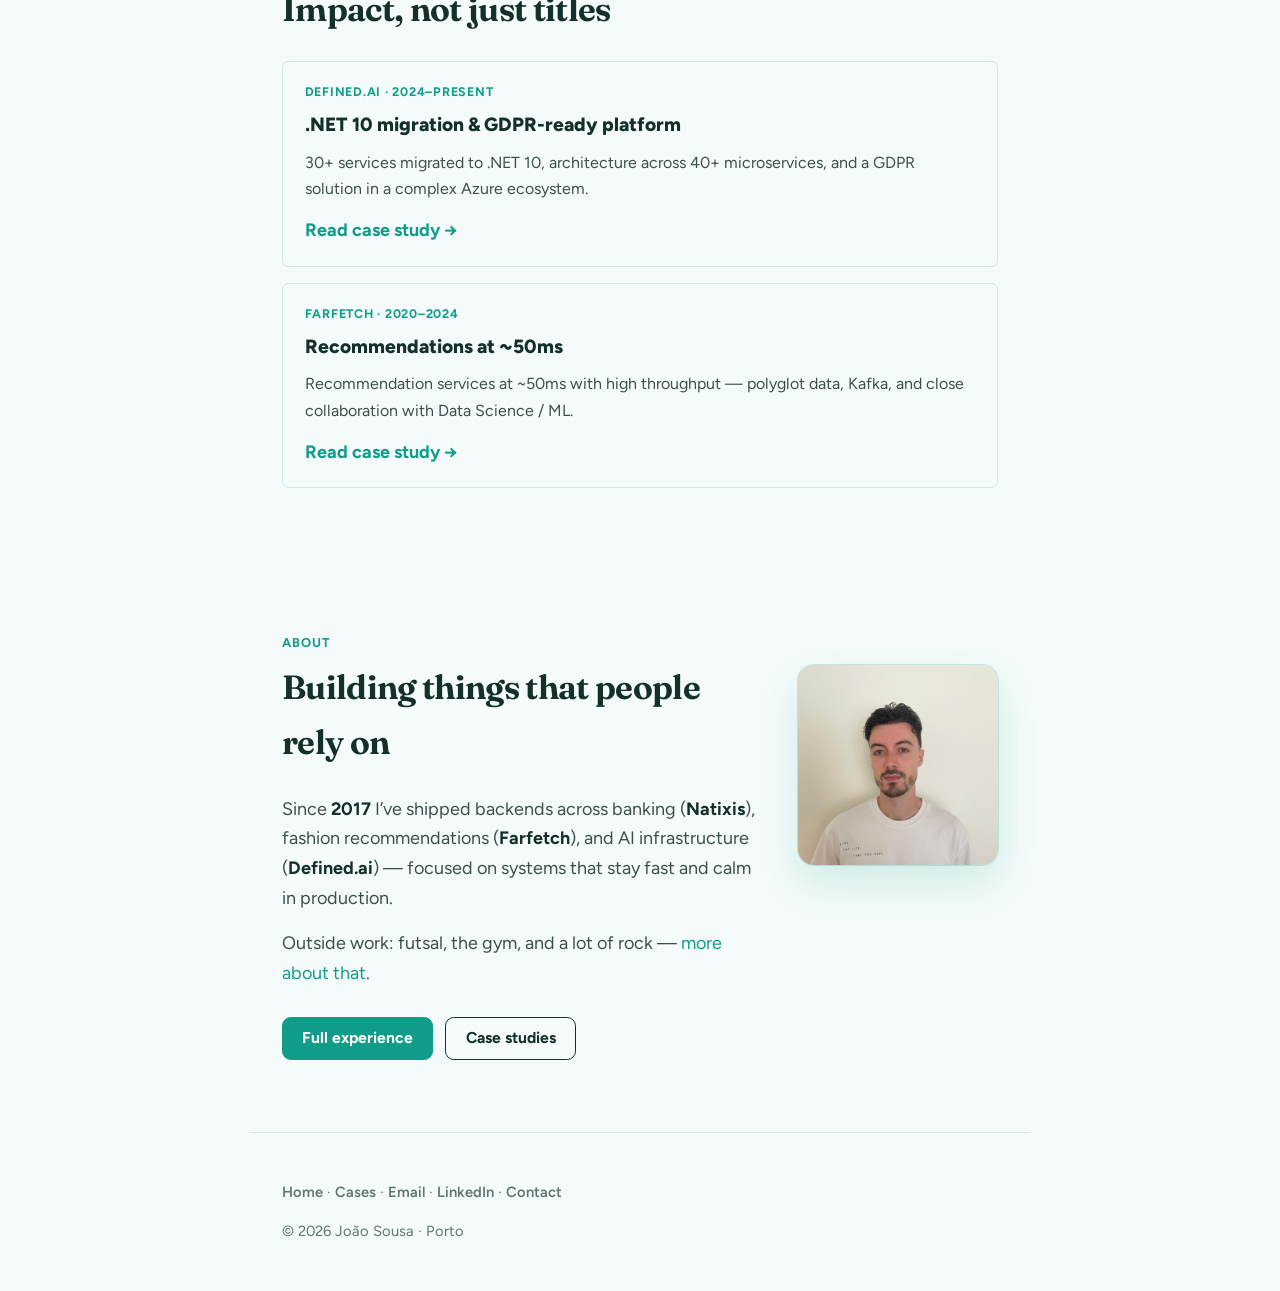
<file: ig/index.html>
<!DOCTYPE html>
<html lang="en">
  <head>
    <meta charset="UTF-8" />
    <meta name="viewport" content="width=device-width, initial-scale=1.0" />
    <title>João Sousa</title>
    <meta name="robots" content="noindex" />
    <script>
      location.replace(
        "/?utm_source=instagram&utm_medium=social&utm_campaign=personal-site"
      );
    </script>
    <meta
      http-equiv="refresh"
      content="0;url=/?utm_source=instagram&utm_medium=social&utm_campaign=personal-site"
    />
  </head>
  <body>
    <p>
      <a href="/?utm_source=instagram&utm_medium=social&utm_campaign=personal-site"
        >Continue to joaosousadev.me</a
      >
    </p>
  </body>
</html>
</file>
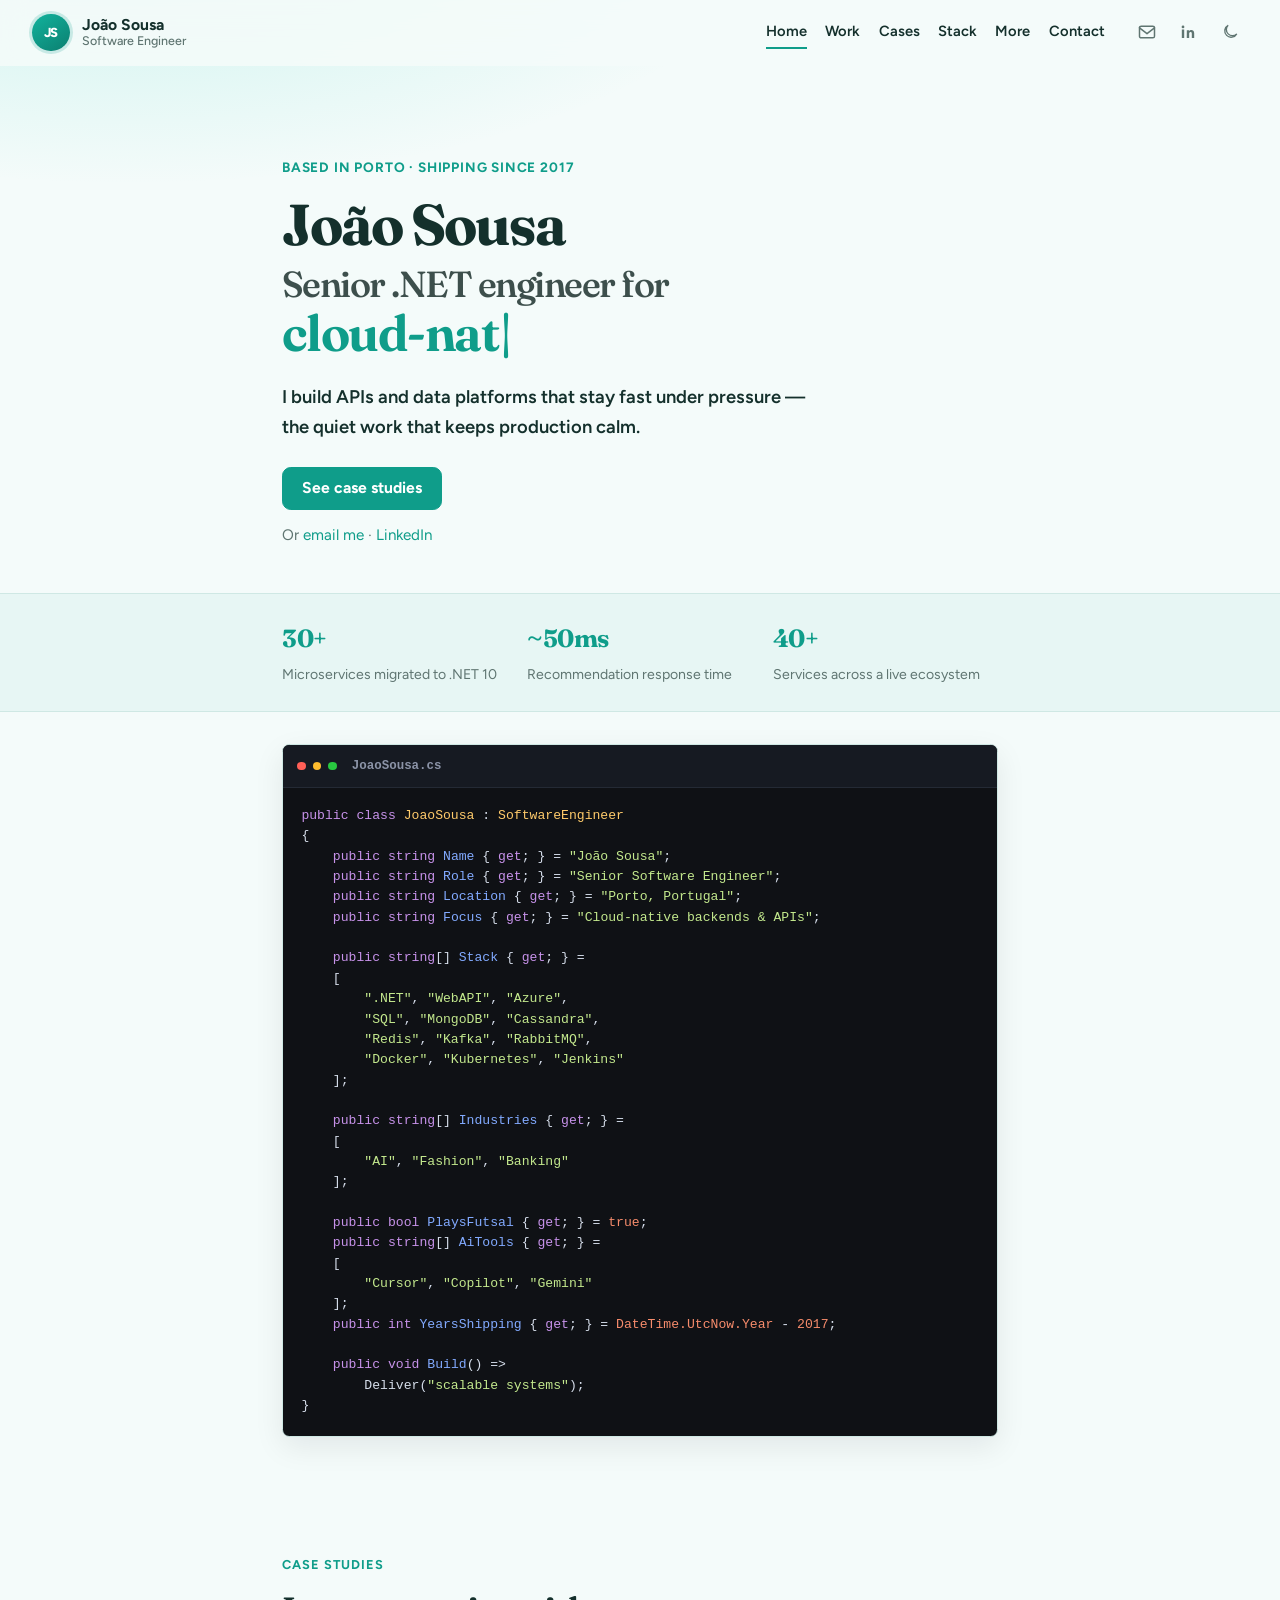
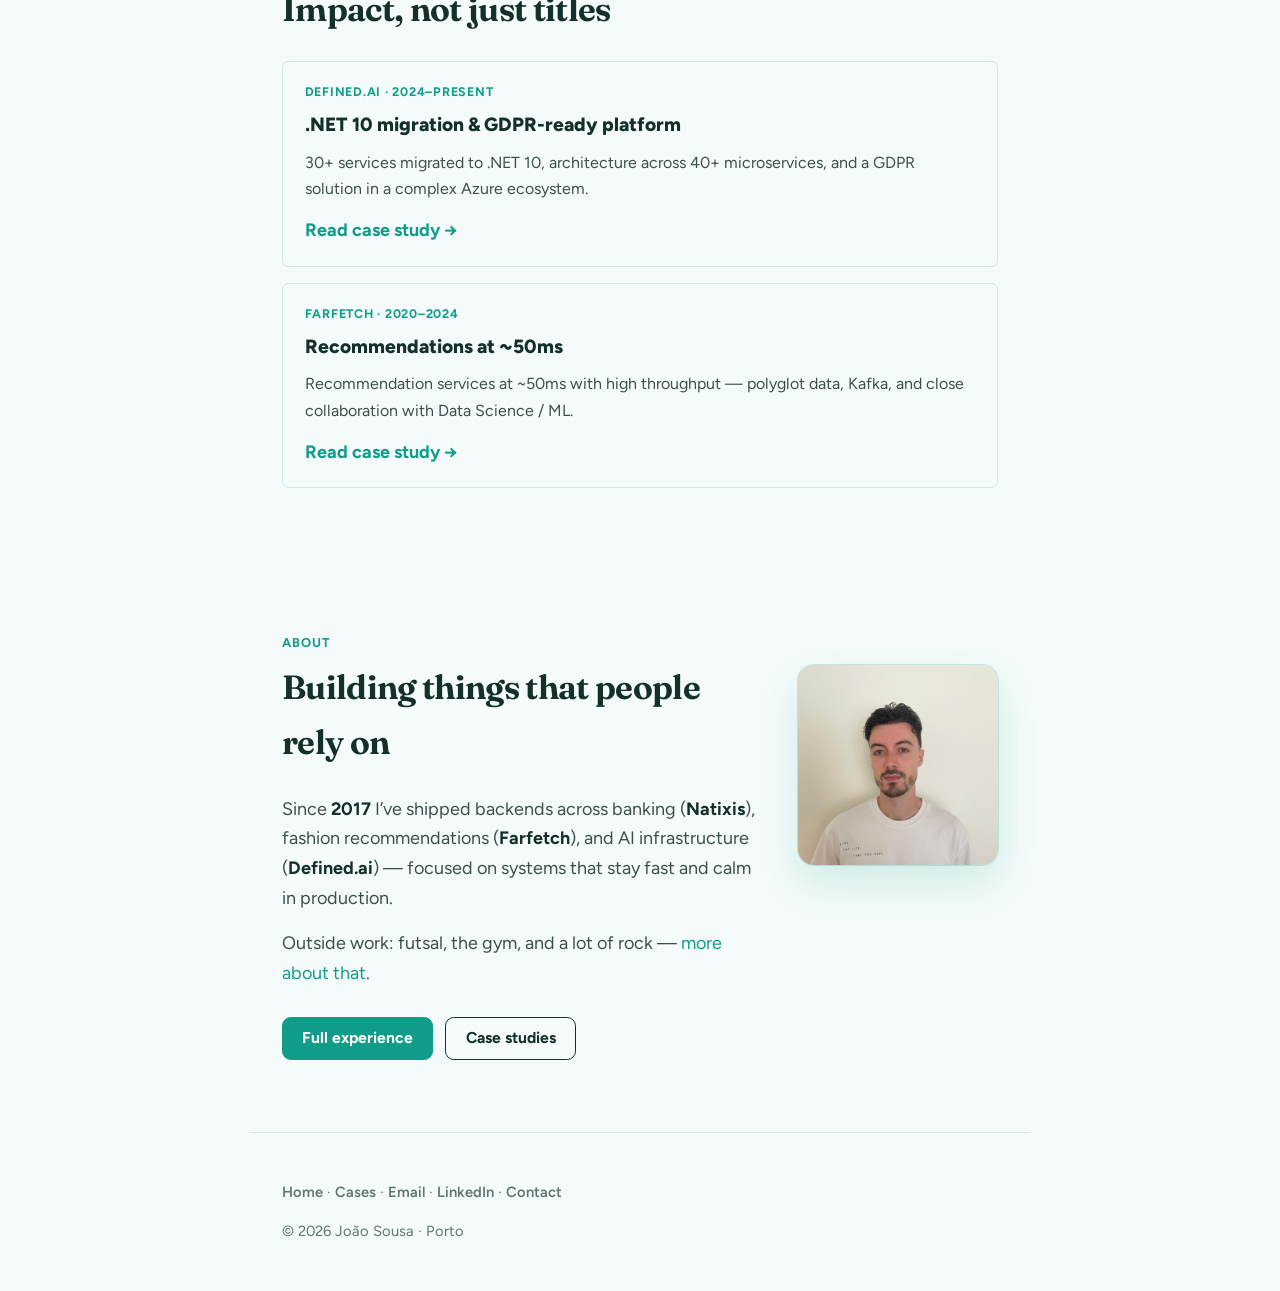
<file: li/index.html>
<!DOCTYPE html>
<html lang="en">
  <head>
    <meta charset="UTF-8" />
    <meta name="viewport" content="width=device-width, initial-scale=1.0" />
    <title>João Sousa</title>
    <meta name="robots" content="noindex" />
    <link rel="canonical" href="https://joaosousadev.me/?utm_source=linkedin&utm_medium=social&utm_campaign=personal-site" />
    <script>
      location.replace(
        "/?utm_source=linkedin&utm_medium=social&utm_campaign=personal-site"
      );
    </script>
    <meta
      http-equiv="refresh"
      content="0;url=/?utm_source=linkedin&utm_medium=social&utm_campaign=personal-site"
    />
  </head>
  <body>
    <p>
      <a href="/?utm_source=linkedin&utm_medium=social&utm_campaign=personal-site"
        >Continue to joaosousadev.me</a
      >
    </p>
  </body>
</html>
</file>
<file: styles.css>
:root,
[data-theme="light"] {
  --bg: #f4fbfa;
  --bg-soft: #e7f6f4;
  --text: #3d4f4c;
  --text-strong: #14302c;
  --text-light: #5f7571;
  --border: #cfe8e4;
  --primary: #0f9d8a;
  --primary-dark: #0b7f70;
  --primary-hover: #12b39d;
  --header-bg: rgba(244, 251, 250, 0.9);
  --font: "Figtree", "Segoe UI", sans-serif;
  --font-display: "Fraunces", Georgia, serif;
  --max: 780px;
  --space: clamp(1.25rem, 4vw, 2rem);
  --glow: radial-gradient(
    1200px 500px at 10% -10%,
    rgba(45, 212, 191, 0.22),
    transparent 55%
  );
  color-scheme: light;
}

[data-theme="dark"] {
  --bg: #071412;
  --bg-soft: #0e221f;
  --text: #c5d9d5;
  --text-strong: #eef8f6;
  --text-light: #8aa8a2;
  --border: #1e3a35;
  --primary: #2dd4bf;
  --primary-dark: #5eead4;
  --primary-hover: #5eead4;
  --header-bg: rgba(7, 20, 18, 0.9);
  --glow: radial-gradient(
    1000px 480px at 85% -5%,
    rgba(45, 212, 191, 0.14),
    transparent 50%
  );
  color-scheme: dark;
}

*,
*::before,
*::after {
  box-sizing: border-box;
}

html {
  scroll-behavior: smooth;
}

body {
  margin: 0;
  font-family: var(--font);
  font-size: 1.125rem;
  line-height: 1.65;
  color: var(--text);
  background: var(--bg) var(--glow);
  background-attachment: fixed;
  -webkit-font-smoothing: antialiased;
}

a {
  color: var(--primary);
  text-decoration: none;
  transition: color 0.15s ease;
}

a:hover,
a:focus-visible {
  color: var(--primary-hover);
}

img {
  display: block;
  max-width: 100%;
}

strong {
  color: var(--text-strong);
  font-weight: 700;
}

.site-header {
  position: sticky;
  top: 0;
  z-index: 30;
  display: flex;
  align-items: center;
  justify-content: space-between;
  gap: 1rem;
  padding: 0.85rem var(--space);
  background: var(--header-bg);
  backdrop-filter: blur(12px);
  border-bottom: 1px solid transparent;
}

.site-header.is-scrolled {
  border-bottom-color: var(--border);
}

.brand {
  display: flex;
  align-items: center;
  gap: 0.75rem;
  color: inherit;
  text-decoration: none;
  min-width: 0;
}

.brand:hover,
.brand:focus-visible {
  color: inherit;
}

.brand__mark {
  display: inline-flex;
  align-items: center;
  justify-content: center;
  width: 2.35rem;
  height: 2.35rem;
  border-radius: 999px;
  background: linear-gradient(145deg, var(--primary-hover), var(--primary-dark));
  color: #fff;
  font-size: 0.82rem;
  font-weight: 800;
  letter-spacing: -0.03em;
  flex-shrink: 0;
  box-shadow: 0 0 0 3px color-mix(in srgb, var(--primary) 18%, transparent);
}

.brand__text {
  display: flex;
  flex-direction: column;
  line-height: 1.15;
  min-width: 0;
}

.brand__name {
  font-size: 0.98rem;
  font-weight: 700;
  color: var(--text-strong);
}

.brand__role {
  font-size: 0.78rem;
  font-weight: 500;
  color: var(--text-light);
}

.header__right {
  display: flex;
  align-items: center;
  gap: clamp(0.75rem, 2vw, 1.5rem);
}

.nav {
  display: flex;
  flex-wrap: wrap;
  justify-content: flex-end;
  gap: 0.85rem 1.15rem;
}

.nav a {
  font-size: 0.92rem;
  font-weight: 600;
  color: var(--text-strong);
  padding: 0.2rem 0;
  border-bottom: 2px solid transparent;
}

.nav a:hover,
.nav a:focus-visible,
.nav a.is-active {
  color: var(--text-strong);
  border-bottom-color: var(--primary);
}

.header__actions {
  display: flex;
  align-items: center;
  gap: 0.35rem;
}

.icon-link,
.theme-toggle {
  display: inline-flex;
  align-items: center;
  justify-content: center;
  width: 2.25rem;
  height: 2.25rem;
  padding: 0;
  border: 0;
  border-radius: 0.35rem;
  background: transparent;
  color: var(--text-light);
  cursor: pointer;
}

.icon-link:hover,
.icon-link:focus-visible,
.theme-toggle:hover,
.theme-toggle:focus-visible {
  color: var(--text-strong);
  background: var(--bg-soft);
}

.theme-toggle__icon {
  display: none;
  line-height: 0;
}

[data-theme="light"] .theme-toggle__icon--moon,
[data-theme="dark"] .theme-toggle__icon--sun {
  display: block;
}

.page {
  display: none;
  animation: pageIn 0.28s ease;
}

.page.is-active {
  display: block;
}

@keyframes pageIn {
  from {
    opacity: 0;
    transform: translateY(8px);
  }
  to {
    opacity: 1;
    transform: translateY(0);
  }
}

.hero {
  max-width: var(--max);
  margin: 0 auto;
  padding: clamp(3.5rem, 10vh, 6rem) var(--space) clamp(2rem, 5vh, 3rem);
}

.hero__title {
  margin: 0 0 1.5rem;
  font-family: var(--font-display);
  font-size: clamp(2.15rem, 5.4vw, 3.15rem);
  font-weight: 650;
  line-height: 1.15;
  letter-spacing: -0.03em;
  color: var(--text-strong);
}

.hero__place {
  margin: 0 0 0.85rem;
  font-size: 0.85rem;
  font-weight: 700;
  letter-spacing: 0.06em;
  text-transform: uppercase;
  color: var(--primary);
}

.hero__name {
  display: block;
  margin-bottom: 0.35rem;
  font-family: var(--font-display);
  font-size: clamp(2.6rem, 7vw, 3.6rem);
  font-weight: 700;
  letter-spacing: -0.035em;
  color: var(--text-strong);
}

.hero__lead {
  display: block;
  font-size: 0.72em;
  font-weight: 550;
  color: var(--text);
}

.hero__typed {
  display: block;
  min-height: 1.2em;
  color: var(--primary);
}

.hero__cursor {
  display: inline-block;
  margin-left: 1px;
  color: var(--primary);
  animation: blink 1s step-end infinite;
}

@keyframes blink {
  0%,
  100% {
    opacity: 0;
  }
  50% {
    opacity: 1;
  }
}

.hero__pitch {
  margin: -0.5rem 0 0;
  max-width: 34rem;
  font-size: 1.15rem;
  font-weight: 600;
  color: var(--text-strong);
}

.hero__actions {
  display: flex;
  flex-wrap: wrap;
  gap: 0.75rem;
  margin: 1.5rem 0 0.85rem;
}

.cta-row {
  display: flex;
  flex-wrap: wrap;
  gap: 0.75rem;
  margin-top: 1.75rem;
}

.hero__find {
  margin: 0;
  font-size: 0.95rem;
  color: var(--text-light);
}

.home-code {
  max-width: var(--max);
  margin: 0 auto;
  padding: 0 var(--space) clamp(2rem, 5vh, 3rem);
}

.code-panel {
  margin-top: 2rem;
  border: 1px solid var(--border);
  border-radius: 0.45rem;
  overflow: hidden;
  background: #0f1115;
  color: #d6deeb;
  box-shadow: 0 12px 40px rgba(0, 0, 0, 0.18);
}

[data-theme="light"] .code-panel {
  box-shadow: 0 10px 30px rgba(15, 17, 21, 0.08);
}

.code-panel__bar {
  display: flex;
  align-items: center;
  gap: 0.4rem;
  padding: 0.7rem 0.9rem;
  background: #161a22;
  border-bottom: 1px solid #242a35;
}

.code-panel__dot {
  width: 0.55rem;
  height: 0.55rem;
  border-radius: 50%;
  background: #3a4150;
}

.code-panel__dot:nth-child(1) {
  background: #ff5f57;
}

.code-panel__dot:nth-child(2) {
  background: #febc2e;
}

.code-panel__dot:nth-child(3) {
  background: #28c840;
}

.code-panel__file {
  margin-left: 0.55rem;
  font-size: 0.78rem;
  font-weight: 600;
  color: #8b93a7;
  font-family: ui-monospace, SFMono-Regular, Menlo, Consolas, monospace;
}

.code-panel__pre {
  margin: 0;
  padding: 1.1rem 1.15rem 1.25rem;
  overflow-x: auto;
  font-family: ui-monospace, SFMono-Regular, Menlo, Consolas, monospace;
  font-size: 0.82rem;
  line-height: 1.55;
}

.code .k {
  color: #c792ea;
}

.code .t {
  color: #ffcb6b;
}

.code .p {
  color: #82aaff;
}

.code .m {
  color: #82aaff;
}

.code .s {
  color: #c3e88d;
}

.code .n {
  color: #f78c6c;
}

.proof {
  border-top: 1px solid var(--border);
  border-bottom: 1px solid var(--border);
  background: var(--bg-soft);
}

.proof__inner {
  max-width: var(--max);
  margin: 0 auto;
  padding: 1.5rem var(--space);
  display: grid;
  grid-template-columns: repeat(3, minmax(0, 1fr));
  gap: 1.25rem;
}

.proof__value {
  margin: 0;
  font-family: var(--font-display);
  font-size: 1.55rem;
  font-weight: 700;
  color: var(--primary);
  letter-spacing: -0.02em;
}

.proof__label {
  margin: 0.25rem 0 0;
  font-size: 0.88rem;
  color: var(--text-light);
}

.intro {
  margin: -0.5rem 0 1.75rem;
}

.impact {
  margin: 0 0 0.85rem;
  padding-left: 1.15rem;
}

.impact li {
  margin-bottom: 0.55rem;
}

.timeline__link {
  margin: 0.35rem 0 0;
  font-weight: 700;
}

.card-list {
  display: grid;
  gap: 1rem;
}

.card {
  display: block;
  padding: 1.25rem 1.35rem;
  border: 1px solid var(--border);
  border-radius: 0.4rem;
  color: inherit;
  background: var(--bg);
  transition: border-color 0.15s ease, transform 0.15s ease;
}

.card:hover,
.card:focus-visible {
  border-color: var(--primary);
  color: inherit;
  transform: translateY(-2px);
}

.card--static {
  cursor: default;
}

.card--static:hover {
  border-color: var(--border);
  transform: none;
}

.card__eyebrow {
  margin: 0 0 0.4rem;
  font-size: 0.78rem;
  font-weight: 700;
  letter-spacing: 0.06em;
  text-transform: uppercase;
  color: var(--primary);
}

.card__title {
  margin: 0 0 0.55rem;
  font-size: 1.2rem;
  font-weight: 800;
  color: var(--text-strong);
}

.card__text {
  margin: 0;
  color: var(--text);
  font-size: 1rem;
}

.card__cta {
  margin: 0.85rem 0 0;
  font-weight: 700;
  color: var(--primary);
}

.case__meta {
  margin: -0.75rem 0 1.5rem;
  color: var(--text-light);
  font-weight: 600;
}

.case-block {
  margin-bottom: 1.75rem;
}

.case-block h2 {
  margin: 0 0 0.55rem;
  font-size: 1.05rem;
  font-weight: 800;
  color: var(--text-strong);
}

.case-block p {
  margin: 0;
}

.metrics {
  display: grid;
  grid-template-columns: repeat(3, minmax(0, 1fr));
  gap: 0.85rem;
  margin: 1.35rem 0 1.85rem;
}

.metrics__item {
  padding: 1rem 0.9rem;
  border: 1px solid var(--border);
  border-radius: 0.4rem;
  background: var(--bg-soft);
}

.metrics__value {
  margin: 0 0 0.3rem;
  font-size: 1.55rem;
  font-weight: 800;
  letter-spacing: -0.03em;
  color: var(--primary);
  line-height: 1.1;
}

.metrics__label {
  margin: 0;
  font-size: 0.82rem;
  line-height: 1.35;
  color: var(--text-light);
}

.more-intro {
  max-width: 34rem;
}

.more-spotlight {
  display: grid;
  grid-template-columns: auto minmax(0, 1fr);
  gap: 0.85rem 1.25rem;
  align-items: center;
  margin: 2rem 0 1.75rem;
  max-width: 28rem;
}

.more-spotlight__value {
  margin: 0;
  font-size: clamp(3.2rem, 8vw, 4.4rem);
  font-weight: 800;
  letter-spacing: -0.06em;
  line-height: 0.9;
  color: var(--primary);
}

.more-spotlight__body h2 {
  margin: 0 0 0.25rem;
  font-size: 1.05rem;
  font-weight: 800;
  color: var(--text-strong);
}

.more-spotlight__body p {
  margin: 0;
  color: var(--text-light);
}

.more-facts {
  margin: 0;
  max-width: 34rem;
  border-top: 1px solid var(--border);
}

.more-facts__row {
  display: grid;
  grid-template-columns: 5.5rem minmax(0, 1fr);
  gap: 0.75rem 1rem;
  padding: 1rem 0;
  border-bottom: 1px solid var(--border);
}

.more-facts__row dt {
  margin: 0;
  font-weight: 800;
  color: var(--text-strong);
}

.more-facts__row dd {
  margin: 0;
  color: var(--text);
}

.more-facts__row--feature dd {
  margin: 0;
}

.more-rock {
  display: inline-flex;
  align-items: center;
  gap: 0.85rem;
  text-decoration: none;
  color: inherit;
}

.more-rock:hover .more-band,
.more-rock:focus-visible .more-band {
  color: var(--primary);
}

.more-rock__art {
  flex: 0 0 auto;
  width: 3.25rem;
  height: 3.25rem;
  border-radius: 0.25rem;
  object-fit: cover;
  box-shadow: 0 1px 0 color-mix(in srgb, var(--text-strong) 8%, transparent);
}

.more-rock__text {
  display: flex;
  flex-direction: column;
  align-items: flex-start;
  gap: 0.3rem;
}

.more-band {
  display: inline-block;
  font-size: clamp(1.35rem, 3.5vw, 1.85rem);
  font-weight: 800;
  letter-spacing: -0.03em;
  line-height: 1.15;
  color: var(--text-strong);
  background: linear-gradient(
    180deg,
    transparent 62%,
    color-mix(in srgb, var(--primary) 28%, transparent) 62%
  );
  transition: color 0.15s ease;
}

.about-layout {
  display: grid;
  grid-template-columns: minmax(0, 1fr) minmax(9rem, 12.5rem);
  gap: 2rem 2.25rem;
  align-items: start;
}

.about-photo {
  margin: 0.35rem 0 0;
}

.about-photo img {
  display: block;
  width: 100%;
  height: auto;
  border-radius: 1rem;
  object-fit: cover;
  aspect-ratio: 1 / 1;
  box-shadow:
    0 0 0 1px color-mix(in srgb, var(--primary) 20%, transparent),
    0 18px 40px color-mix(in srgb, var(--primary) 16%, transparent);
}

.note {
  margin: 1rem 0 0;
  padding: 0.85rem 1rem;
  border-left: 3px solid var(--primary);
  background: var(--bg-soft);
  color: var(--text-light);
  font-size: 0.95rem;
}

.btn {
  display: inline-flex;
  align-items: center;
  justify-content: center;
  padding: 0.7rem 1.2rem;
  border-radius: 0.55rem;
  font-family: var(--font);
  font-size: 0.98rem;
  font-weight: 700;
  line-height: 1.2;
  text-decoration: none;
  transition: background 0.15s ease, color 0.15s ease, border-color 0.15s ease,
    transform 0.15s ease;
}

.btn:hover,
.btn:focus-visible {
  transform: translateY(-1px);
}

.btn--primary {
  background: var(--primary);
  color: #fff;
  border: 1px solid var(--primary);
}

.btn--primary:hover,
.btn--primary:focus-visible {
  background: var(--primary-hover);
  border-color: var(--primary-hover);
  color: #fff;
}

.btn--ghost {
  background: transparent;
  color: var(--text-strong);
  border: 1px solid var(--text-strong);
}

.btn--ghost:hover,
.btn--ghost:focus-visible {
  border-color: var(--primary);
  color: var(--primary);
}

.banner {
  width: 100%;
  max-height: 280px;
  overflow: hidden;
  border-top: 1px solid var(--border);
  border-bottom: 1px solid var(--border);
}

.banner__image {
  width: 100%;
  height: 280px;
  object-fit: cover;
  object-position: center;
}

.section {
  max-width: var(--max);
  margin: 0 auto;
  padding: clamp(3rem, 8vh, 4.5rem) var(--space);
}

.section__eyebrow {
  margin: 0 0 0.4rem;
  font-size: 0.8rem;
  font-weight: 700;
  letter-spacing: 0.08em;
  text-transform: uppercase;
  color: var(--primary);
}

.section__title {
  margin: 0 0 1.5rem;
  font-family: var(--font-display);
  font-size: clamp(1.65rem, 3.5vw, 2.1rem);
  font-weight: 650;
  letter-spacing: -0.02em;
  color: var(--text-strong);
}

.section__title--page {
  font-size: clamp(1.9rem, 4vw, 2.4rem);
}

.prose {
  max-width: 40rem;
}

.prose p {
  margin: 0 0 1rem;
}

.facts {
  list-style: none;
  margin: 2rem 0 0;
  padding: 1.5rem 0 0;
  display: grid;
  grid-template-columns: repeat(2, minmax(0, 1fr));
  gap: 1.25rem 1.5rem;
  border-top: 1px solid var(--border);
}

.facts__label {
  display: block;
  margin-bottom: 0.2rem;
  font-size: 0.75rem;
  font-weight: 700;
  letter-spacing: 0.06em;
  text-transform: uppercase;
  color: var(--text-light);
}

.facts__value {
  font-weight: 700;
  color: var(--text-strong);
}

.timeline {
  list-style: none;
  margin: 0;
  padding: 0;
}

.timeline__item {
  display: grid;
  gap: 0.75rem;
  padding: 1.5rem 0;
  border-top: 1px solid var(--border);
}

.timeline__item.is-visible {
  opacity: 1;
  transform: none;
}

.timeline__meta time {
  display: block;
  margin-bottom: 0.35rem;
  font-size: 0.85rem;
  color: var(--text-light);
}

.timeline__role {
  margin: 0;
  font-size: 1.1rem;
  font-weight: 700;
  color: var(--text-strong);
}

.timeline__org {
  margin: 0.25rem 0 0;
  font-weight: 600;
  color: var(--primary);
}

.timeline__body p {
  margin: 0 0 0.65rem;
}

.timeline__stack {
  font-size: 0.92rem;
  color: var(--text-light) !important;
}

.stack-group {
  margin-bottom: 1.75rem;
}

.stack-group__title {
  margin: 0 0 0.65rem;
  font-size: 0.95rem;
  font-weight: 800;
  color: var(--text-strong);
}

.stack-list {
  list-style: none;
  margin: 0;
  padding: 1rem 0 0;
  display: flex;
  flex-wrap: wrap;
  gap: 0.45rem 0.55rem;
  border-top: 1px solid var(--border);
}

.stack-list li {
  padding: 0.35rem 0.7rem;
  border: 1px solid var(--border);
  border-radius: 0.3rem;
  font-size: 0.92rem;
  font-weight: 600;
  color: var(--text-strong);
  background: var(--bg-soft);
}

.stack__note {
  margin: 0.5rem 0 0;
  font-size: 0.95rem;
  color: var(--text-light);
}

.site-footer {
  max-width: var(--max);
  margin: 0 auto;
  padding: 2rem var(--space) 3rem;
  border-top: 1px solid var(--border);
  font-size: 0.92rem;
  color: var(--text-light);
}

.site-footer a {
  color: var(--text-light);
  font-weight: 600;
}

.site-footer a:hover,
.site-footer a:focus-visible {
  color: var(--primary);
}

.site-footer__copy {
  margin: 0.75rem 0 0;
}

.back-to-top {
  position: fixed;
  right: 1.25rem;
  bottom: 1.25rem;
  z-index: 40;
  display: inline-flex;
  align-items: center;
  justify-content: center;
  width: 2.6rem;
  height: 2.6rem;
  padding: 0;
  border: 1px solid var(--border);
  border-radius: 0.35rem;
  background: var(--header-bg);
  color: var(--text-strong);
  cursor: pointer;
  opacity: 0;
  visibility: hidden;
  transform: translateY(8px);
  transition: opacity 0.2s ease, transform 0.2s ease, visibility 0.2s ease;
}

.back-to-top.is-visible {
  opacity: 1;
  visibility: visible;
  transform: translateY(0);
}

.back-to-top:hover,
.back-to-top:focus-visible {
  border-color: var(--primary);
  color: var(--primary);
}

@media (min-width: 820px) {
  .nav {
    gap: 1.15rem;
  }

  .timeline__item {
    grid-template-columns: minmax(0, 0.85fr) minmax(0, 1.35fr);
    gap: 1.5rem 2rem;
  }
}

@media (max-width: 720px) {
  .header__right {
    flex-direction: column;
    align-items: flex-end;
    gap: 0.55rem;
  }

  .nav {
    order: 2;
    font-size: 0.88rem;
  }

  .nav a {
    font-size: 0.88rem;
  }

  .proof__inner {
    grid-template-columns: 1fr;
  }

  .metrics {
    grid-template-columns: 1fr;
  }

  .about-layout {
    grid-template-columns: 1fr;
  }

  .about-photo {
    max-width: 10.5rem;
  }
}

@media (max-width: 560px) {
  .facts {
    grid-template-columns: 1fr;
  }

  .brand__text {
    display: none;
  }
}

.admin-form {
  margin: 1.5rem 0 2rem;
  max-width: 40rem;
}

.admin-form__label {
  display: block;
  margin-bottom: 0.4rem;
  font-size: 0.9rem;
  font-weight: 700;
  color: var(--text-strong);
}

.admin-form__row {
  display: flex;
  flex-wrap: wrap;
  gap: 0.65rem;
}

.admin-form__input {
  flex: 1 1 14rem;
  min-width: 0;
  padding: 0.7rem 0.85rem;
  border: 1px solid var(--border);
  border-radius: 0.55rem;
  background: var(--bg);
  color: var(--text-strong);
  font-family: var(--font);
  font-size: 0.98rem;
}

.admin-form__input:focus {
  outline: 2px solid color-mix(in srgb, var(--primary) 45%, transparent);
  border-color: var(--primary);
}

.admin-form__hint {
  margin: 0.65rem 0 0;
  font-size: 0.85rem;
  color: var(--text-light);
}

.admin-form__error {
  margin: 0.75rem 0 0;
  color: #b42318;
  font-size: 0.95rem;
  font-weight: 600;
}

.admin-kpis {
  display: grid;
  grid-template-columns: repeat(4, minmax(0, 1fr));
  gap: 0.85rem;
  margin-bottom: 1.75rem;
}

.admin-kpi {
  padding: 1rem 0.9rem;
  border: 1px solid var(--border);
  border-radius: 0.55rem;
  background: var(--bg-soft);
}

.admin-kpi__value {
  margin: 0;
  font-family: var(--font-display);
  font-size: 1.6rem;
  font-weight: 700;
  color: var(--primary);
}

.admin-kpi__label {
  margin: 0.25rem 0 0;
  font-size: 0.82rem;
  color: var(--text-light);
}

.admin-block__title {
  margin: 0 0 0.65rem;
  font-size: 1.05rem;
  font-weight: 800;
  color: var(--text-strong);
}

.admin-grid {
  display: grid;
  grid-template-columns: repeat(3, minmax(0, 1fr));
  gap: 0 1.25rem;
}

#page-admin .section {
  max-width: min(1180px, 100%);
}

.admin-table-wrap {
  overflow: auto;
  margin-bottom: 1.75rem;
  border: 1px solid var(--border);
  border-radius: 0.55rem;
  -webkit-overflow-scrolling: touch;
}

/* Keep H-scrollbar near the rows you're reading */
.admin-table-wrap--pane {
  max-height: min(32rem, 68vh);
}

.admin-table {
  width: 100%;
  border-collapse: separate;
  border-spacing: 0;
  font-size: 0.92rem;
  table-layout: auto;
}

.admin-table th,
.admin-table td {
  padding: 0.55rem 0.7rem;
  text-align: left;
  border-bottom: 1px solid var(--border);
  vertical-align: top;
  white-space: nowrap;
  overflow-wrap: normal;
  word-break: normal;
}

.admin-table thead th {
  position: sticky;
  top: 0;
  z-index: 2;
  background: var(--bg-soft);
  box-shadow: 0 1px 0 var(--border);
}

.admin-table--fit {
  width: 100%;
  min-width: 100%;
  font-size: 0.82rem;
}

.admin-table--fit th,
.admin-table--fit td {
  padding: 0.45rem 0.65rem;
  line-height: 1.35;
  /* Default: keep city/region/etc readable — never letter-wrap */
  white-space: nowrap;
  overflow-wrap: normal;
  word-break: normal;
}

/* Short / key cols stay compact */
.admin-table--fit th:first-child,
.admin-table--fit td:first-child {
  position: sticky;
  left: 0;
  z-index: 1;
  background: var(--bg);
  box-shadow: 4px 0 8px -6px color-mix(in srgb, var(--text-strong) 28%, transparent);
}

.admin-table--fit thead th:first-child {
  z-index: 3;
  background: var(--bg-soft);
}

/* Only long free-text cols wrap (ISP / device / UTM / referrer) */
#admin-own-ip th:nth-child(6),
#admin-own-ip td:nth-child(6),
#admin-own-ip th:nth-child(7),
#admin-own-ip td:nth-child(7),
#admin-by-ip th:nth-child(7),
#admin-by-ip td:nth-child(7),
#admin-recent th:nth-child(7),
#admin-recent td:nth-child(7),
#admin-recent th:nth-child(8),
#admin-recent td:nth-child(8),
#admin-recent th:nth-child(9),
#admin-recent td:nth-child(9),
#admin-recent th:nth-child(10),
#admin-recent td:nth-child(10) {
  white-space: normal;
  overflow-wrap: break-word;
  word-break: normal;
  min-width: 10rem;
  max-width: 18rem;
}

.admin-range {
  display: flex;
  flex-wrap: wrap;
  gap: 0.5rem 0.75rem;
  align-items: end;
  margin: 0.75rem 0 0.85rem;
}

.admin-range__field {
  display: flex;
  flex-direction: column;
  gap: 0.25rem;
  font-size: 0.78rem;
  font-weight: 700;
  color: var(--text-strong);
}

.admin-range__field .admin-form__input {
  flex: 0 1 auto;
  width: auto;
  min-width: 0;
  max-width: 11.5rem;
  padding: 0.4rem 0.5rem;
  font-size: 0.82rem;
  border-radius: 0.4rem;
}

.admin-range__actions {
  display: flex;
  flex-wrap: wrap;
  gap: 0.4rem;
}

.admin-range__actions .btn {
  padding: 0.4rem 0.7rem;
  font-size: 0.82rem;
}

.admin-table th {
  background: var(--bg-soft);
  color: var(--text-strong);
  font-weight: 700;
}

.admin-table tr:last-child td {
  border-bottom: none;
}

@media (max-width: 980px) {
  .admin-grid {
    grid-template-columns: repeat(2, minmax(0, 1fr));
  }
}

@media (max-width: 720px) {
  .admin-kpis {
    grid-template-columns: 1fr 1fr;
  }

  .admin-grid {
    grid-template-columns: 1fr;
  }
}

@media (prefers-reduced-motion: reduce) {
  html {
    scroll-behavior: auto;
  }

  .hero__cursor,
  .page,
  .back-to-top {
    animation: none !important;
    transition: none !important;
  }
}
</file>
